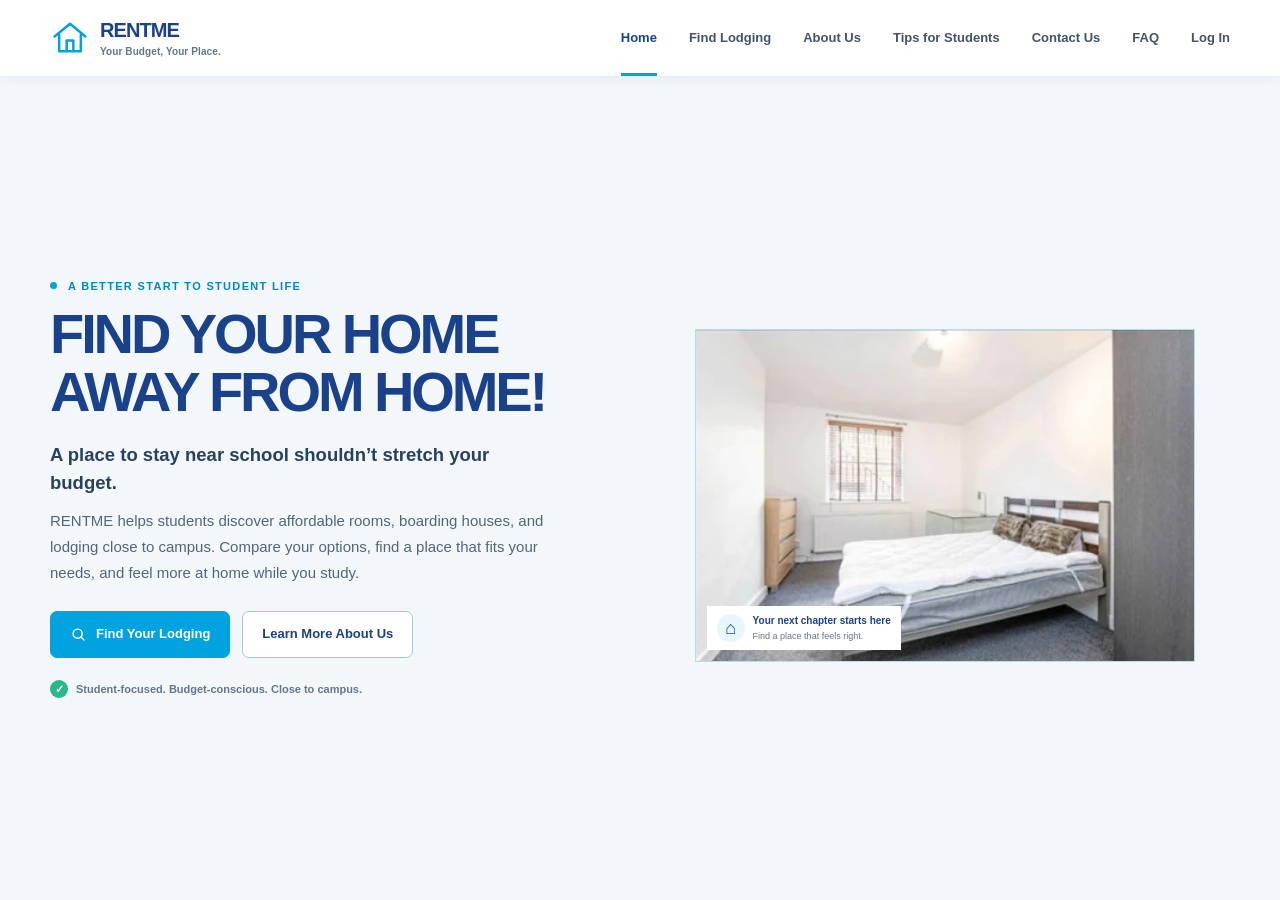
<file: index.html>
<!DOCTYPE html>
<html lang="en">
<head>
    <meta charset="UTF-8">
    <meta name="viewport" content="width=device-width, initial-scale=1.0">
    <meta name="description" content="Find affordable lodging, boarding houses, and rooms near your school with RENTME.">
    <meta name="theme-color" content="#1A428A">
    <title>RENTME | Your Budget, Your Place.</title>
    <link rel="stylesheet" href="style.css">
</head>
<body>
    <a class="skip-link" href="#main-content">Skip to main content</a>
    <header class="site-header">
        <div class="header-inner">
            <a class="brand" href="#home" aria-label="RENTME — Your Budget, Your Place">
                <svg class="brand-icon" viewBox="0 0 48 48" aria-hidden="true">
                    <path d="M5.5 22.2 24 7l18.5 15.2M11 20v20h26V20M20 40V27h8v13" />
                </svg>
                <span class="brand-wordmark">
                    <strong>RENTME</strong>
                    <small>Your Budget, Your Place.</small>
                </span>
            </a>
            <nav class="primary-nav" aria-label="Main navigation">
                <a class="nav-link is-current" href="index.html" aria-current="page">Home</a>
                <a class="nav-link" href="findlodging.html">Find Lodging</a>
                <a class="nav-link" id="owner-rent-nav" href="rent.html" hidden>Rent Out</a>
                <a class="nav-link" href="aboutus.html">About Us</a>
                <a class="nav-link" href="tips.html">Tips for Students</a>
                <a class="nav-link" href="contact.html">Contact Us</a>
                <a class="nav-link" href="faq.html">FAQ</a>
                <a class="nav-link" id="login-nav" href="login.html">Log In</a>
                <a class="nav-link" id="logout-nav" href="index.html" hidden>Log Out</a>
            </nav>
        </div>
    </header>

    <main id="main-content" tabindex="-1">
        <!-- Intro and primary lodging search link -->
        <section class="hero" id="home" aria-labelledby="hero-title">
            <div class="hero-inner">
                <div class="hero-copy">
                    <p class="eyebrow"><span class="eyebrow-dot"></span> A better start to student life</p>
                    <h1 id="hero-title">
                        FIND YOUR HOME<br>
                        AWAY FROM HOME!
                    </h1>
                    <p class="hero-lead">A place to stay near school shouldn’t stretch your budget.</p>
                    <p>RENTME helps students discover affordable rooms, boarding houses, and lodging close to campus. Compare your options, find a place that fits your needs, and feel more at home while you study.</p>
                    <div class="hero-actions">
                        <a class="button button-primary" href="findlodging.html">
                            <svg viewBox="0 0 24 24" aria-hidden="true">
                                <circle cx="10.8" cy="10.8" r="6.4" />
                                <path d="m15.5 15.5 4.2 4.2" />
                            </svg>
                            Find Your Lodging
                        </a>
                        <a class="button button-outline" id="owner-rent-cta" href="rent.html" hidden>List a Room or Unit</a>
                        <a class="button button-outline" href="aboutus.html">Learn More About Us</a>
                    </div>
                    <div class="hero-trust"><span class="trust-check" aria-hidden="true">✓</span> Student-focused. Budget-conscious. Close to campus.</div>
                </div>
                <div class="hero-visual">
                    <img
                        src="homepage-room.webp"
                        alt="Bright bedroom with a bed, window, and natural light"
                        fetchpriority="high"
                    >
                    <div class="photo-caption">
                        <span class="caption-icon" aria-hidden="true">⌂</span>
                        <span>
                            <strong>Your next chapter starts here</strong>
                            <small>Find a place that feels right.</small>
                        </span>
                    </div>
                </div>
            </div>
        </section>

    </main>

    <script src="auth.js"></script>
</body>
</html>
</file>
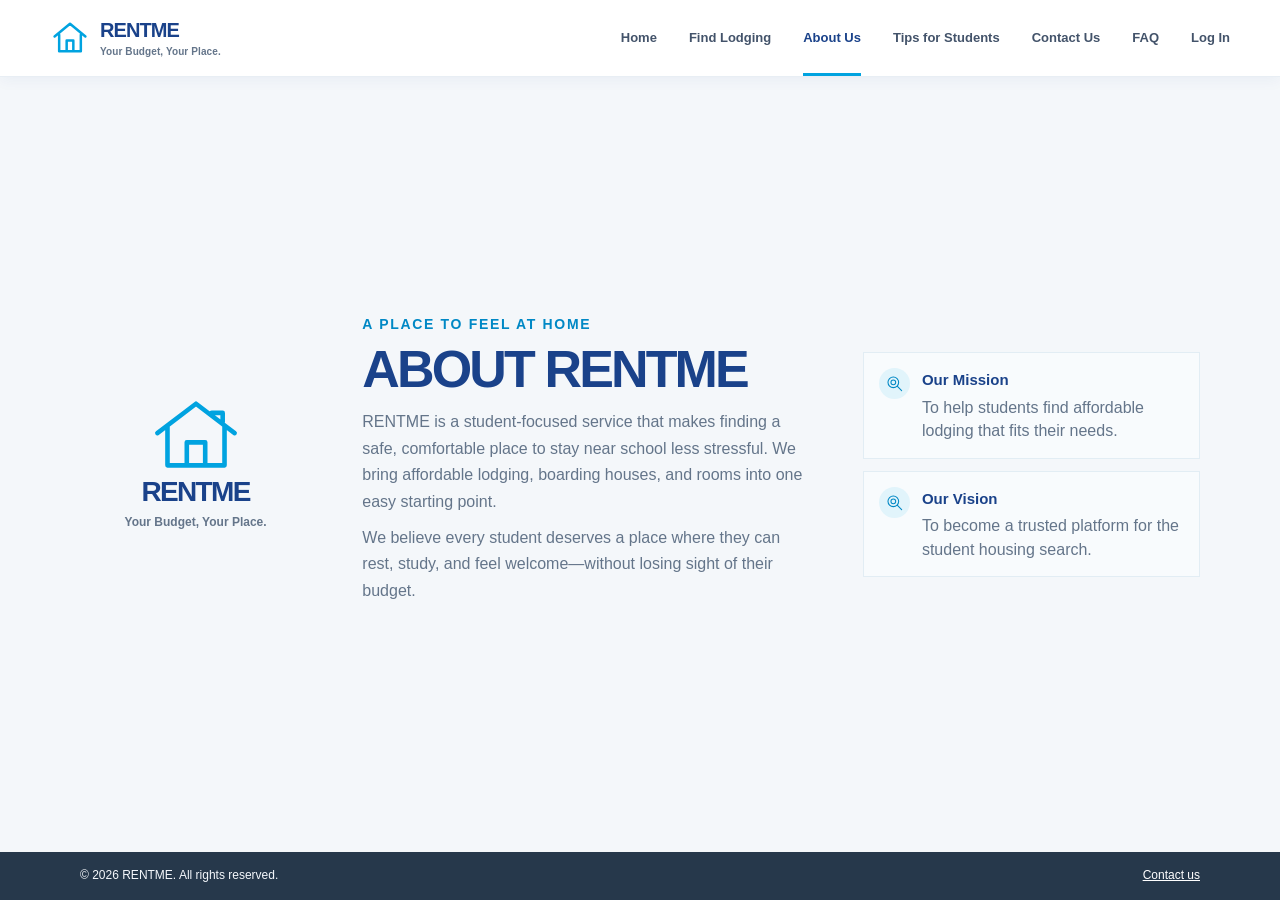
<file: aboutus.html>
<!DOCTYPE html>
<html lang="en">
<head>
    <meta charset="UTF-8">
    <meta name="viewport" content="width=device-width, initial-scale=1.0">
    <meta name="description" content="Learn about RENTME's mission to help students find affordable lodging near school.">
    <meta name="theme-color" content="#1A428A">
    <title>About Us | RENTME</title>
    <link rel="stylesheet" href="style.css">
</head>
<body class="content-page">
    <a class="skip-link" href="#main-content">Skip to main content</a>
    <header class="site-header">
        <div class="header-inner">
            <a class="brand" href="index.html#home" aria-label="RENTME home">
                <svg class="brand-icon" viewBox="0 0 48 48" aria-hidden="true"><path d="M5.5 22.2 24 7l18.5 15.2M11 20v20h26V20M20 40V27h8v13" /></svg>
                <span class="brand-wordmark"><strong>RENTME</strong><small>Your Budget, Your Place.</small></span>
            </a>
            <nav class="primary-nav" aria-label="Main navigation">
                <a class="nav-link" href="index.html">Home</a>
                <a class="nav-link" href="findlodging.html">Find Lodging</a>
                <a class="nav-link" id="owner-rent-nav" href="rent.html" hidden>Rent Out</a>
                <a class="nav-link is-current" href="aboutus.html" aria-current="page">About Us</a>
                <a class="nav-link" href="tips.html">Tips for Students</a>
                <a class="nav-link" href="contact.html">Contact Us</a>
                <a class="nav-link" href="faq.html">FAQ</a>
                <a class="nav-link" id="login-nav" href="login.html">Log In</a>
                <a class="nav-link" id="logout-nav" href="index.html" hidden>Log Out</a>
            </nav>
        </div>
    </header>

    <main id="main-content" tabindex="-1">
        <section class="about-section section-band" aria-labelledby="about-title">
            <div class="section-container about-layout">
                <a class="about-brand" href="index.html#home" aria-label="RENTME home">
                    <svg class="about-house" viewBox="0 0 100 82" aria-hidden="true">
                        <path d="m8 39 42-32 42 32M19 32v42h62V32M40 74V49h20v25M67 17h12v10" />
                    </svg>
                    <strong>RENTME</strong>
                    <span>Your Budget, Your Place.</span>
                </a>
                <div class="about-copy">
                    <p class="eyebrow">A place to feel at home</p>
                    <h1 id="about-title">ABOUT RENTME</h1>
                    <p>RENTME is a student-focused service that makes finding a safe, comfortable place to stay near school less stressful. We bring affordable lodging, boarding houses, and rooms into one easy starting point.</p>
                    <p>We believe every student deserves a place where they can rest, study, and feel welcome—without losing sight of their budget.</p>
                </div>
                <div class="purpose-cards">
                    <article class="purpose-card">
                        <span class="purpose-icon" aria-hidden="true">
                            <svg viewBox="0 0 32 32"><circle cx="14" cy="14" r="9" /><circle cx="14" cy="14" r="4" /><path d="m21 21 7 7" /></svg>
                        </span>
                        <div><h3>Our Mission</h3><p>To help students find affordable lodging that fits their needs.</p></div>
                    </article>
                    <article class="purpose-card">
                        <span class="purpose-icon" aria-hidden="true">
                            <svg viewBox="0 0 32 32"><circle cx="14" cy="14" r="9" /><circle cx="14" cy="14" r="4" /><path d="m21 21 7 7" /></svg>
                        </span>
                        <div><h3>Our Vision</h3><p>To become a trusted platform for the student housing search.</p></div>
                    </article>
                </div>
            </div>
        </section>
    </main>

    <footer class="lodging-footer"><div class="section-container"><span>© 2026 RENTME. All rights reserved.</span><a href="contact.html">Contact us</a></div></footer>
    <script src="auth.js"></script>
</body>
</html>
</file>
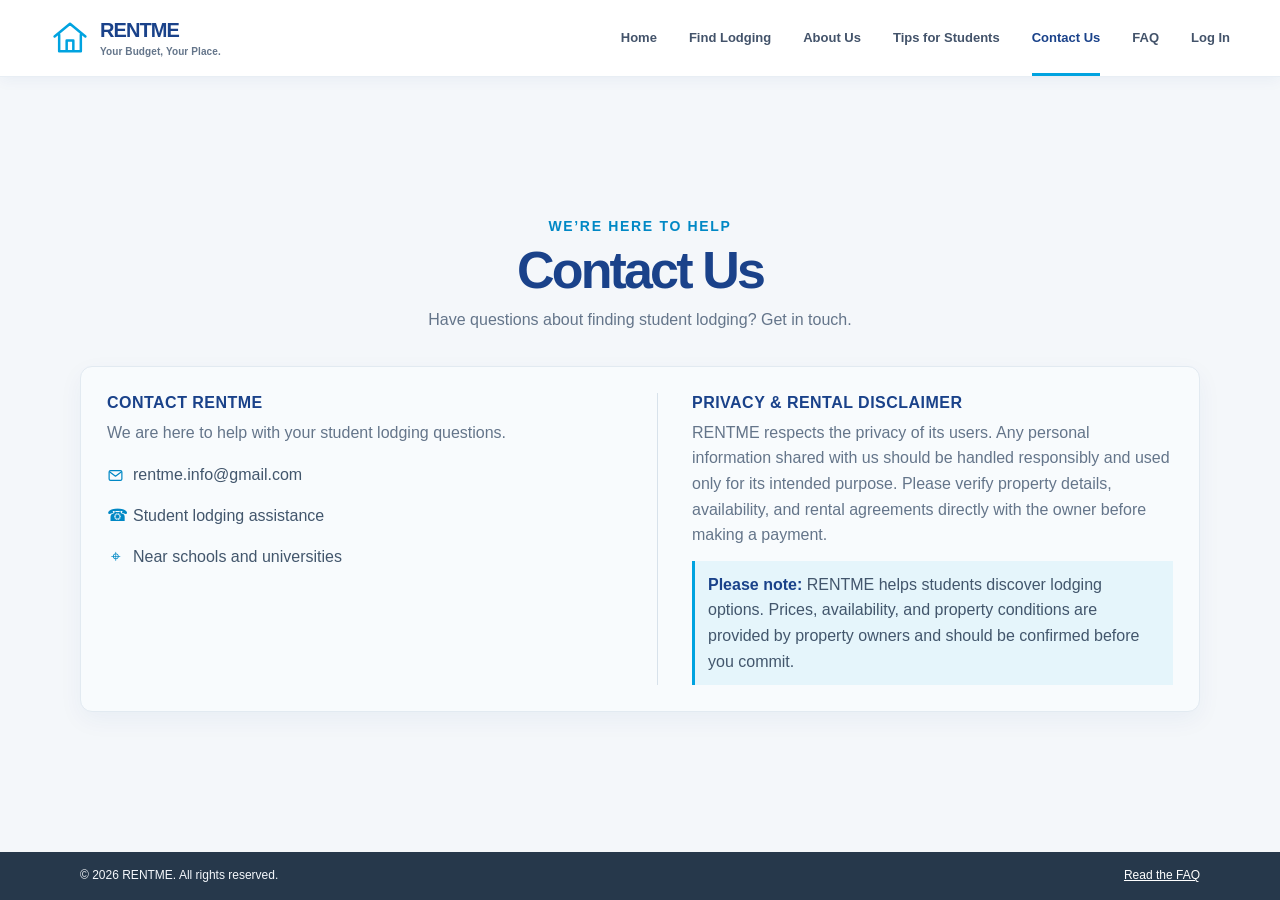
<file: contact.html>
<!DOCTYPE html>
<html lang="en">
<head>
    <meta charset="UTF-8">
    <meta name="viewport" content="width=device-width, initial-scale=1.0">
    <meta name="description" content="Contact RENTME for help with student lodging questions.">
    <meta name="theme-color" content="#1A428A">
    <title>Contact Us | RENTME</title>
    <link rel="stylesheet" href="style.css">
</head>
<body class="content-page">
    <a class="skip-link" href="#main-content">Skip to main content</a>
    <header class="site-header">
        <div class="header-inner">
            <a class="brand" href="index.html#home" aria-label="RENTME home">
                <svg class="brand-icon" viewBox="0 0 48 48" aria-hidden="true"><path d="M5.5 22.2 24 7l18.5 15.2M11 20v20h26V20M20 40V27h8v13" /></svg>
                <span class="brand-wordmark"><strong>RENTME</strong><small>Your Budget, Your Place.</small></span>
            </a>
            <nav class="primary-nav" aria-label="Main navigation">
                <a class="nav-link" href="index.html">Home</a>
                <a class="nav-link" href="findlodging.html">Find Lodging</a>
                <a class="nav-link" id="owner-rent-nav" href="rent.html" hidden>Rent Out</a>
                <a class="nav-link" href="aboutus.html">About Us</a>
                <a class="nav-link" href="tips.html">Tips for Students</a>
                <a class="nav-link is-current" href="contact.html" aria-current="page">Contact Us</a>
                <a class="nav-link" href="faq.html">FAQ</a>
                <a class="nav-link" id="login-nav" href="login.html">Log In</a>
                <a class="nav-link" id="logout-nav" href="index.html" hidden>Log Out</a>
            </nav>
        </div>
    </header>

    <main class="contact-page" id="main-content" tabindex="-1">
        <div class="section-container">
            <header class="standalone-heading">
                <p class="eyebrow">We’re here to help</p>
                <h1>Contact Us</h1>
                <p>Have questions about finding student lodging? Get in touch.</p>
            </header>
            <div class="contact-page-layout">
                <section class="contact-panel" aria-labelledby="contact-title">
                    <h2 id="contact-title">CONTACT RENTME</h2>
                    <p class="footer-intro">We are here to help with your student lodging questions.</p>
                    <a class="contact-line" href="mailto:rentme.info@gmail.com">
                        <svg viewBox="0 0 24 24" aria-hidden="true"><rect x="3" y="5" width="18" height="14" rx="2" /><path d="m4 7 8 6 8-6" /></svg>
                        <span>rentme.info@gmail.com</span>
                    </a>
                    <p class="contact-line"><span class="contact-symbol" aria-hidden="true">☎</span><span>Student lodging assistance</span></p>
                    <p class="contact-line"><span class="contact-symbol" aria-hidden="true">⌖</span><span>Near schools and universities</span></p>
                </section>
                <section class="privacy-block contact-privacy" aria-labelledby="privacy-title">
                    <h2 id="privacy-title">PRIVACY &amp; RENTAL DISCLAIMER</h2>
                    <p>RENTME respects the privacy of its users. Any personal information shared with us should be handled responsibly and used only for its intended purpose. Please verify property details, availability, and rental agreements directly with the owner before making a payment.</p>
                    <p class="terms-note"><strong>Please note:</strong> RENTME helps students discover lodging options. Prices, availability, and property conditions are provided by property owners and should be confirmed before you commit.</p>
                </section>
            </div>
        </div>
    </main>

    <footer class="lodging-footer"><div class="section-container"><span>© 2026 RENTME. All rights reserved.</span><a href="faq.html">Read the FAQ</a></div></footer>
    <script src="auth.js"></script>
</body>
</html>
</file>
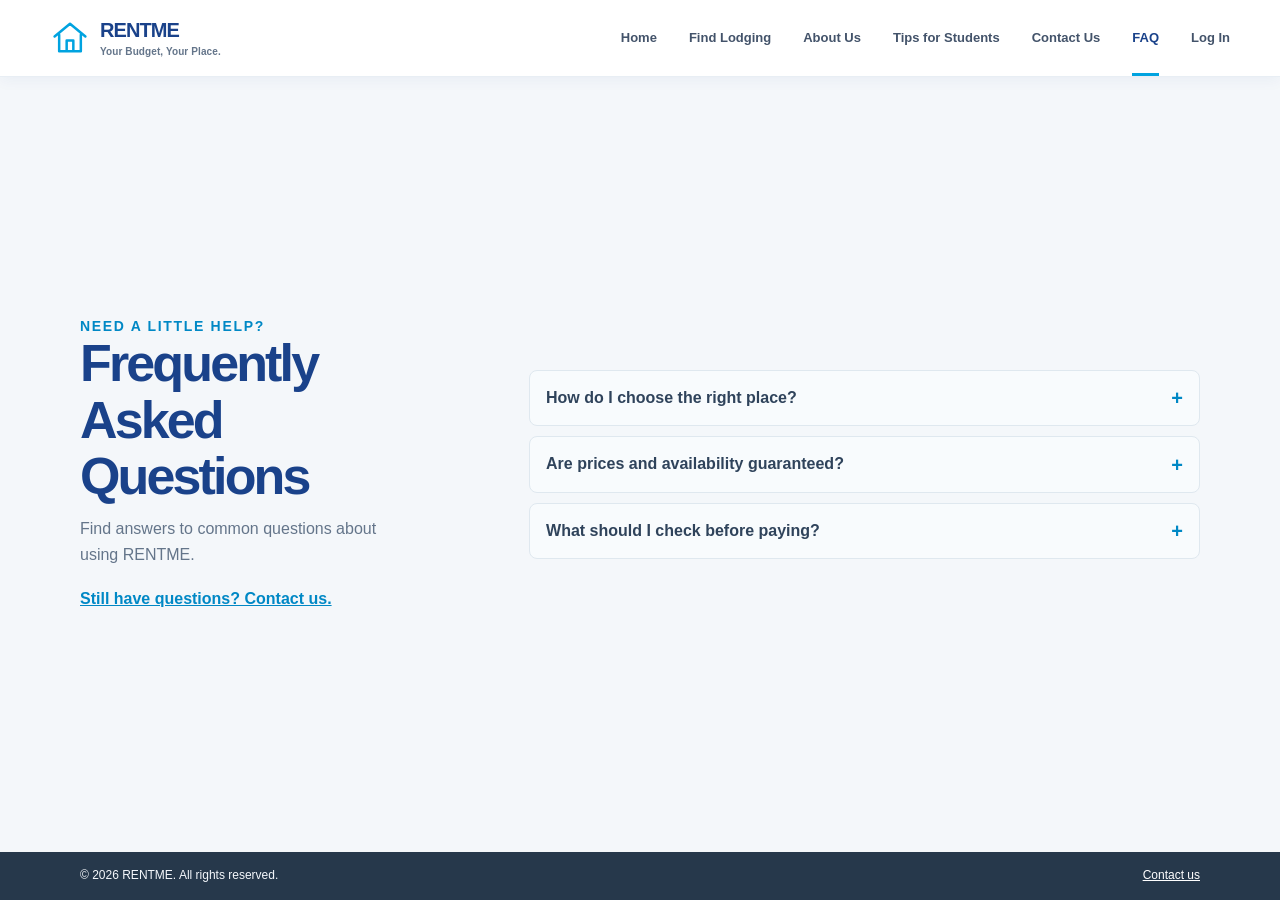
<file: faq.html>
<!DOCTYPE html>
<html lang="en">
<head>
    <meta charset="UTF-8">
    <meta name="viewport" content="width=device-width, initial-scale=1.0">
    <meta name="description" content="Answers to common questions about using RENTME to find student lodging.">
    <meta name="theme-color" content="#1A428A">
    <title>FAQ | RENTME</title>
    <link rel="stylesheet" href="style.css">
</head>
<body class="content-page">
    <a class="skip-link" href="#main-content">Skip to main content</a>
    <header class="site-header">
        <div class="header-inner">
            <a class="brand" href="index.html#home" aria-label="RENTME home">
                <svg class="brand-icon" viewBox="0 0 48 48" aria-hidden="true"><path d="M5.5 22.2 24 7l18.5 15.2M11 20v20h26V20M20 40V27h8v13" /></svg>
                <span class="brand-wordmark"><strong>RENTME</strong><small>Your Budget, Your Place.</small></span>
            </a>
            <nav class="primary-nav" aria-label="Main navigation">
                <a class="nav-link" href="index.html">Home</a>
                <a class="nav-link" href="findlodging.html">Find Lodging</a>
                <a class="nav-link" id="owner-rent-nav" href="rent.html" hidden>Rent Out</a>
                <a class="nav-link" href="aboutus.html">About Us</a>
                <a class="nav-link" href="tips.html">Tips for Students</a>
                <a class="nav-link" href="contact.html">Contact Us</a>
                <a class="nav-link is-current" href="faq.html" aria-current="page">FAQ</a>
                <a class="nav-link" id="login-nav" href="login.html">Log In</a>
                <a class="nav-link" id="logout-nav" href="index.html" hidden>Log Out</a>
            </nav>
        </div>
    </header>

    <main class="faq-page" id="main-content" tabindex="-1">
        <div class="section-container faq-page-layout">
            <header class="faq-intro">
                <p class="eyebrow">Need a little help?</p>
                <h1>Frequently Asked Questions</h1>
                <p>Find answers to common questions about using RENTME.</p>
                <a href="contact.html">Still have questions? Contact us.</a>
            </header>
            <section class="faq-list" aria-label="Frequently asked questions">
                <details>
                    <summary>How do I choose the right place?</summary>
                    <p>Compare your budget, location, facilities, and rental terms. Visit the property before making a decision.</p>
                </details>
                <details>
                    <summary>Are prices and availability guaranteed?</summary>
                    <p>No. Confirm current prices, availability, and property details directly with the owner.</p>
                </details>
                <details>
                    <summary>What should I check before paying?</summary>
                    <p>Review the rental agreement, included costs, and property conditions, and verify the owner before sending payment.</p>
                </details>
            </section>
        </div>
    </main>

    <footer class="lodging-footer"><div class="section-container"><span>© 2026 RENTME. All rights reserved.</span><a href="contact.html">Contact us</a></div></footer>
    <script src="auth.js"></script>
</body>
</html>
</file>
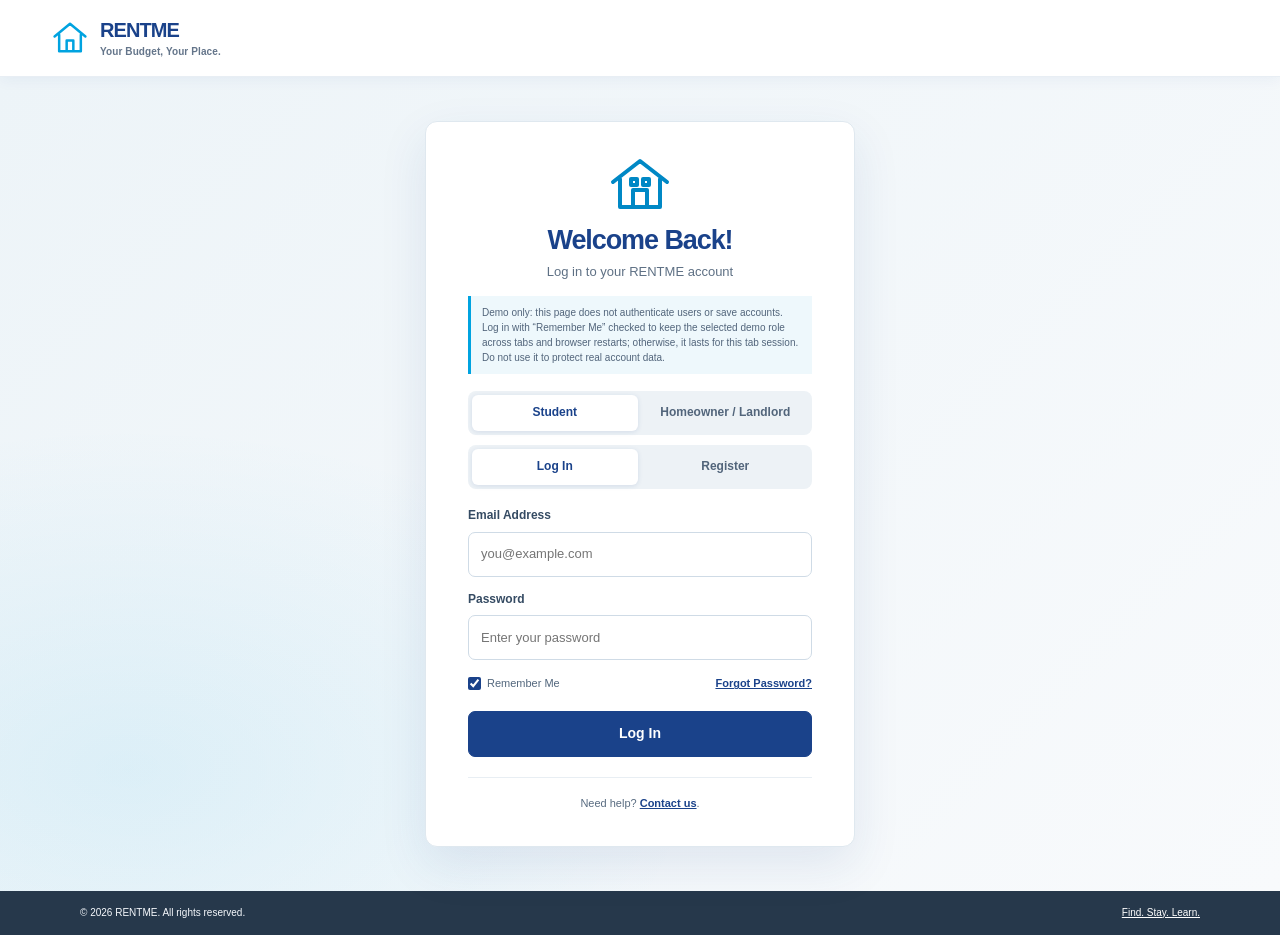
<file: findlodging.html>
<!DOCTYPE html>
<html lang="en">
<head>
    <meta charset="UTF-8">
    <meta name="viewport" content="width=device-width, initial-scale=1.0">
    <meta name="description" content="Search affordable student rooms, dormitories, and apartments near your school with RENTME.">
    <meta name="theme-color" content="#1A428A">
    <title>Find Lodging | RENTME</title>
    <link rel="stylesheet" href="style.css?v=3">
</head>
<body>
    <a class="skip-link" href="#main-content">Skip to main content</a>
    <header class="site-header">
        <div class="header-inner">
            <a class="brand" href="index.html#home" aria-label="RENTME home">
                <svg class="brand-icon" viewBox="0 0 48 48" aria-hidden="true">
                    <path d="M5.5 22.2 24 7l18.5 15.2M11 20v20h26V20M20 40V27h8v13" />
                </svg>
                <span class="brand-wordmark">
                    <strong>RENTME</strong>
                    <small>Your Budget, Your Place.</small>
                </span>
            </a>
            <nav class="primary-nav" aria-label="Main navigation">
                <a class="nav-link" href="index.html">Home</a>
                <a class="nav-link is-current" href="findlodging.html" aria-current="page">Find Lodging</a>
                <a class="nav-link" id="owner-rent-nav" href="rent.html" hidden>Rent Out</a>
                <a class="nav-link" href="aboutus.html">About Us</a>
                <a class="nav-link" href="tips.html">Tips for Students</a>
                <a class="nav-link" href="contact.html">Contact Us</a>
                <a class="nav-link" href="faq.html">FAQ</a>
                <a class="nav-link" id="login-nav" href="login.html">Log In</a>
                <a class="nav-link" id="logout-nav" href="index.html" hidden>Log Out</a>
            </nav>
        </div>
    </header>

    <main id="main-content" tabindex="-1" data-authenticated-only hidden>
        <section class="lodging-page" aria-labelledby="lodging-title">
            <div class="section-container">
                <header class="lodging-heading">
                    <p class="eyebrow">A place that fits your student life</p>
                    <h1 id="lodging-title">Find Your Perfect Stay</h1>
                    <p>Search affordable rooms close to school and the things you need every day.</p>
                </header>

                <form class="lodging-search" id="lodging-search">
                    <label class="search-field">
                        <span>Location</span>
                        <select name="location" aria-label="Choose a location">
                            <option value="">All locations</option>
                            <option value="mandaue city">Mandaue City</option>
                            <option value="maguikay">Maguikay</option>
                            <option value="near uclm">Near UCLM</option>
                        </select>
                    </label>
                    <label class="search-field">
                        <span>Check-in</span>
                        <input type="date" name="checkin" aria-label="Check-in date">
                    </label>
                    <label class="search-field">
                        <span>Check-out</span>
                        <input type="date" name="checkout" aria-label="Check-out date">
                    </label>
                    <button class="button button-primary search-submit" type="submit">Search</button>
                </form>

                <div class="lodging-layout">
                    <aside class="lodging-filters" aria-label="Filter lodging">
                        <h2>Filters</h2>
                        <fieldset>
                            <legend>Price Range</legend>
                            <label><input type="checkbox" name="price" value="0-3000" form="lodging-search"> ₱1,000 – ₱3,000</label>
                            <label><input type="checkbox" name="price" value="3001-5000" form="lodging-search"> ₱3,001 – ₱5,000</label>
                            <label><input type="checkbox" name="price" value="5001-99999" form="lodging-search"> ₱5,001+</label>
                        </fieldset>
                        <fieldset>
                            <legend>Room Type</legend>
                            <label><input type="checkbox" name="type" value="single" form="lodging-search"> Single Room</label>
                            <label><input type="checkbox" name="type" value="shared" form="lodging-search"> Shared Room</label>
                            <label><input type="checkbox" name="type" value="unit" form="lodging-search"> Unit / Apartment</label>
                        </fieldset>
                        <fieldset>
                            <legend>Amenities</legend>
                            <label><input type="checkbox" name="amenity" value="wifi" form="lodging-search"> Wi-Fi</label>
                            <label><input type="checkbox" name="amenity" value="ac" form="lodging-search"> AC</label>
                            <label><input type="checkbox" name="amenity" value="laundry" form="lodging-search"> Laundry</label>
                        </fieldset>
                        <button class="clear-filters" type="reset" form="lodging-search">Clear filters</button>
                    </aside>

                    <div class="lodging-results" aria-live="polite">
                        <p class="results-count" id="results-count">9 places to explore</p>
                        <article class="lodging-card" data-listing-id="student-dormitory" data-location="near uclm" data-map-query="Near UCLM, Cebu, Philippines" data-price="2500" data-type="shared" data-amenities="wifi laundry">
                            <img src="student-dormitory.png" alt="Empty, freshly painted room with a window" loading="lazy">
                            <div class="lodging-card-copy">
                                <div class="lodging-card-title">
                                    <div>
                                        <h2>Student Dormitory</h2>
                                        <p class="listing-location"><span aria-hidden="true">⌖</span> Near UCLM</p>
                                        <p class="listing-rating" aria-label="Rated 4.5 out of 5">★★★★★ <span>(4.5)</span></p>
                                    </div>
                                    <p class="listing-price">₱2,500 <span>/mo</span></p>
                                </div>
                                <div class="listing-actions">
                                    <button class="reserve-room-button" type="button">Request to Rent</button>
                                    <button class="reserve-listing-button" type="button">Reserve</button>
                                    <button class="listing-details-button" type="button">View Details</button>
                                </div>
                            </div>
                        </article>
                        <article class="lodging-card" data-listing-id="cozy-room" data-location="mandaue city" data-map-query="Mandaue City, Cebu, Philippines" data-price="3000" data-type="single" data-amenities="wifi ac">
                            <img src="cozy-room.jpeg" alt="Bright empty bedroom with an attic ceiling and wood floors" loading="lazy">
                            <div class="lodging-card-copy">
                                <div class="lodging-card-title">
                                    <div>
                                        <h2>Cozy Room</h2>
                                        <p class="listing-location"><span aria-hidden="true">⌖</span> Mandaue City</p>
                                        <p class="listing-rating" aria-label="Rated 4.3 out of 5">★★★★★ <span>(4.3)</span></p>
                                    </div>
                                    <p class="listing-price">₱3,000 <span>/mo</span></p>
                                </div>
                                <div class="listing-actions">
                                    <button class="reserve-room-button" type="button">Request to Rent</button>
                                    <button class="reserve-listing-button" type="button">Reserve</button>
                                    <button class="listing-details-button" type="button">View Details</button>
                                </div>
                            </div>
                        </article>
                        <article class="lodging-card" data-listing-id="affordable-stay" data-location="maguikay" data-map-query="Maguikay, Mandaue City, Cebu, Philippines" data-price="3200" data-type="single" data-amenities="wifi laundry">
                            <img src="affordable-stay.png" alt="Empty room with hardwood floors and large windows" loading="lazy">
                            <div class="lodging-card-copy">
                                <div class="lodging-card-title">
                                    <div>
                                        <h2>Affordable Stay</h2>
                                        <p class="listing-location"><span aria-hidden="true">⌖</span> Maguikay</p>
                                        <p class="listing-rating" aria-label="Rated 4.2 out of 5">★★★★★ <span>(4.2)</span></p>
                                    </div>
                                    <p class="listing-price">₱3,200 <span>/mo</span></p>
                                </div>
                                <div class="listing-actions">
                                    <button class="reserve-room-button" type="button">Request to Rent</button>
                                    <button class="reserve-listing-button" type="button">Reserve</button>
                                    <button class="listing-details-button" type="button">View Details</button>
                                </div>
                            </div>
                        </article>
                        <article class="lodging-card" data-listing-id="campus-view-room" data-location="near uclm" data-map-query="Near UCLM, Cebu, Philippines" data-price="2800" data-type="single" data-amenities="wifi ac">
                            <img src="cozy-room.jpeg" alt="Bright furnished room near the campus" loading="lazy">
                            <div class="lodging-card-copy">
                                <div class="lodging-card-title"><div><h2>Campus View Room</h2><p class="listing-location"><span aria-hidden="true">⌖</span> Near UCLM</p><p class="listing-rating" aria-label="Rated 4.6 out of 5">★★★★★ <span>(4.6)</span></p></div><p class="listing-price">₱2,800 <span>/mo</span></p></div>
                                <div class="listing-actions"><button class="reserve-room-button" type="button">Request to Rent</button><button class="reserve-listing-button" type="button">Reserve</button><button class="listing-details-button" type="button">View Details</button></div>
                            </div>
                        </article>
                        <article class="lodging-card" data-listing-id="green-haven-dorm" data-location="mandaue city" data-map-query="Mandaue City, Cebu, Philippines" data-price="2200" data-type="shared" data-amenities="wifi laundry">
                            <img src="student-dormitory.png" alt="Clean shared student dormitory room" loading="lazy">
                            <div class="lodging-card-copy">
                                <div class="lodging-card-title"><div><h2>Green Haven Dorm</h2><p class="listing-location"><span aria-hidden="true">⌖</span> Mandaue City</p><p class="listing-rating" aria-label="Rated 4.4 out of 5">★★★★★ <span>(4.4)</span></p></div><p class="listing-price">₱2,200 <span>/mo</span></p></div>
                                <div class="listing-actions"><button class="reserve-room-button" type="button">Request to Rent</button><button class="reserve-listing-button" type="button">Reserve</button><button class="listing-details-button" type="button">View Details</button></div>
                            </div>
                        </article>
                        <article class="lodging-card" data-listing-id="maguikay-studio" data-location="maguikay" data-map-query="Maguikay, Mandaue City, Cebu, Philippines" data-price="5200" data-type="unit" data-amenities="wifi ac laundry">
                            <img src="affordable-stay.png" alt="Spacious studio unit with natural light" loading="lazy">
                            <div class="lodging-card-copy">
                                <div class="lodging-card-title"><div><h2>Maguikay Studio</h2><p class="listing-location"><span aria-hidden="true">⌖</span> Maguikay</p><p class="listing-rating" aria-label="Rated 4.7 out of 5">★★★★★ <span>(4.7)</span></p></div><p class="listing-price">₱5,200 <span>/mo</span></p></div>
                                <div class="listing-actions"><button class="reserve-room-button" type="button">Request to Rent</button><button class="reserve-listing-button" type="button">Reserve</button><button class="listing-details-button" type="button">View Details</button></div>
                            </div>
                        </article>
                        <article class="lodging-card" data-listing-id="scholars-space" data-location="near uclm" data-map-query="Near UCLM, Cebu, Philippines" data-price="3500" data-type="shared" data-amenities="wifi ac laundry">
                            <img src="cozy-room.jpeg" alt="Comfortable shared room for students" loading="lazy">
                            <div class="lodging-card-copy">
                                <div class="lodging-card-title"><div><h2>Scholar's Space</h2><p class="listing-location"><span aria-hidden="true">⌖</span> Near UCLM</p><p class="listing-rating" aria-label="Rated 4.8 out of 5">★★★★★ <span>(4.8)</span></p></div><p class="listing-price">₱3,500 <span>/mo</span></p></div>
                                <div class="listing-actions"><button class="reserve-room-button" type="button">Request to Rent</button><button class="reserve-listing-button" type="button">Reserve</button><button class="listing-details-button" type="button">View Details</button></div>
                            </div>
                        </article>
                        <article class="lodging-card" data-listing-id="quiet-corner" data-location="mandaue city" data-map-query="Mandaue City, Cebu, Philippines" data-price="4200" data-type="single" data-amenities="wifi ac">
                            <img src="homepage-room.webp" alt="Quiet private room with natural daylight" loading="lazy">
                            <div class="lodging-card-copy">
                                <div class="lodging-card-title"><div><h2>Quiet Corner</h2><p class="listing-location"><span aria-hidden="true">⌖</span> Mandaue City</p><p class="listing-rating" aria-label="Rated 4.5 out of 5">★★★★★ <span>(4.5)</span></p></div><p class="listing-price">₱4,200 <span>/mo</span></p></div>
                                <div class="listing-actions"><button class="reserve-room-button" type="button">Request to Rent</button><button class="reserve-listing-button" type="button">Reserve</button><button class="listing-details-button" type="button">View Details</button></div>
                            </div>
                        </article>
                        <article class="lodging-card" data-listing-id="budget-bunks" data-location="maguikay" data-map-query="Maguikay, Mandaue City, Cebu, Philippines" data-price="1800" data-type="shared" data-amenities="wifi laundry">
                            <img src="student-dormitory.png" alt="Affordable shared bunk room" loading="lazy">
                            <div class="lodging-card-copy">
                                <div class="lodging-card-title"><div><h2>Budget Bunks</h2><p class="listing-location"><span aria-hidden="true">⌖</span> Maguikay</p><p class="listing-rating" aria-label="Rated 4.1 out of 5">★★★★★ <span>(4.1)</span></p></div><p class="listing-price">₱1,800 <span>/mo</span></p></div>
                                <div class="listing-actions"><button class="reserve-room-button" type="button">Request to Rent</button><button class="reserve-listing-button" type="button">Reserve</button><button class="listing-details-button" type="button">View Details</button></div>
                            </div>
                        </article>
                        <p class="no-results" id="no-results" hidden>No places match those filters. Try changing your search.</p>
                        <nav class="lodging-pagination" id="lodging-pagination" aria-label="Lodging result pages"></nav>
                    </div>
                </div>
            </div>
        </section>
    </main>

    <dialog class="map-dialog" id="location-dialog" aria-labelledby="map-dialog-title">
        <div class="map-dialog-content">
            <header class="map-dialog-header">
                <div>
                    <p class="eyebrow">Approximate area</p>
                    <h2 id="map-dialog-title">Listing location</h2>
                </div>
                <button class="map-dialog-close" type="button" aria-label="Close map">&times;</button>
            </header>
            <p class="map-location-description" id="map-location-description"></p>
            <iframe id="location-map" title="Map showing the approximate listing area" loading="lazy" referrerpolicy="no-referrer-when-downgrade" allowfullscreen></iframe>
            <footer class="map-dialog-actions">
                <a id="open-map-link" href="#" target="_blank" rel="noopener noreferrer">Open in Google Maps ↗</a>
                <a id="inquire-link" href="mailto:rentme.info@gmail.com">Ask about this place</a>
            </footer>
        </div>
    </dialog>

    <dialog class="map-dialog reservation-dialog" id="reservation-dialog" aria-labelledby="reservation-dialog-title">
        <div class="map-dialog-content">
            <header class="map-dialog-header">
                <div>
                    <p class="eyebrow" id="reservation-intent-label">Rental request</p>
                    <h2 id="reservation-dialog-title">Request to Rent</h2>
                </div>
                <button class="map-dialog-close" type="button" aria-label="Close reservation form">&times;</button>
            </header>
            <p class="reservation-listing" id="reservation-listing"></p>
            <p class="reservation-disclaimer" id="reservation-disclaimer">Send a rental request to the RENTME team. It is not confirmed until the property owner confirms availability and terms.</p>
            <form class="reservation-form" id="reservation-form">
                <label class="reservation-field">
                    What do you want to rent?
                    <select name="propertyType" required>
                        <option value="Room">Room</option>
                        <option value="Unit / apartment">Unit / apartment</option>
                    </select>
                </label>
                <label class="reservation-field">
                    Full name
                    <input type="text" name="name" autocomplete="name" required>
                </label>
                <label class="reservation-field">
                    Email address
                    <input type="email" name="email" autocomplete="email" required>
                </label>
                <div class="reservation-dates">
                    <label class="reservation-field">
                        Move-in date
                        <input type="date" name="checkin" id="reservation-checkin" required>
                    </label>
                    <label class="reservation-field">
                        Move-out date
                        <input type="date" name="checkout" id="reservation-checkout" required>
                    </label>
                </div>
                <button class="reserve-submit" id="reservation-submit" type="submit">Prepare Rental Request</button>
            </form>
            <p class="reservation-status" id="reservation-status" aria-live="polite"></p>
            <a class="reservation-email-link" id="reservation-email-link" href="#" hidden>Open your email to send the request</a>
        </div>
    </dialog>

    <footer class="lodging-footer">
        <div class="section-container">
            <span>© 2026 RENTME. All rights reserved.</span>
            <a href="index.html#contact">Need help? Contact us</a>
        </div>
    </footer>

    <script>
        const searchForm = document.querySelector("#lodging-search");
        const cards = [...document.querySelectorAll(".lodging-card")];
        const resultsCount = document.querySelector("#results-count");
        const noResults = document.querySelector("#no-results");
        const locationDialog = document.querySelector("#location-dialog");
        const mapDialogTitle = document.querySelector("#map-dialog-title");
        const mapLocationDescription = document.querySelector("#map-location-description");
        const locationMap = document.querySelector("#location-map");
        const openMapLink = document.querySelector("#open-map-link");
        const inquireLink = document.querySelector("#inquire-link");
        const reservationDialog = document.querySelector("#reservation-dialog");
        const reservationDialogTitle = document.querySelector("#reservation-dialog-title");
        const reservationIntentLabel = document.querySelector("#reservation-intent-label");
        const reservationDisclaimer = document.querySelector("#reservation-disclaimer");
        const reservationForm = document.querySelector("#reservation-form");
        const reservationSubmit = document.querySelector("#reservation-submit");
        const reservationListing = document.querySelector("#reservation-listing");
        const reservationCheckin = document.querySelector("#reservation-checkin");
        const reservationCheckout = document.querySelector("#reservation-checkout");
        const reservationStatus = document.querySelector("#reservation-status");
        const reservationEmailLink = document.querySelector("#reservation-email-link");
        const unavailableListingIds = new Set(
            cards
                .filter((card) => localStorage.getItem(`rentme-unavailable-${card.dataset.listingId}`) === "true")
                .map((card) => card.dataset.listingId)
        );
        const pagination = document.querySelector("#lodging-pagination");
        const pageSize = 3;
        let currentPage = 1;
        let reservationIntent = "rental";
        let selectedListingCard = null;

        function renderPagination(totalMatches) {
            const pageCount = Math.ceil(totalMatches / pageSize);
            if (pageCount <= 1) {
                pagination.innerHTML = "";
                return;
            }

            let markup = `<button type="button" data-page="${currentPage - 1}" ${currentPage === 1 ? "disabled" : ""} aria-label="Previous page">Previous</button>`;
            for (let page = 1; page <= pageCount; page += 1) {
                markup += `<button type="button" data-page="${page}" ${page === currentPage ? 'class="is-current" aria-current="page"' : ""}>${page}</button>`;
            }
            markup += `<button type="button" data-page="${currentPage + 1}" ${currentPage === pageCount ? "disabled" : ""} aria-label="Next page">Next</button>`;
            pagination.innerHTML = markup;
        }

        function filterLodging() {
            const formData = new FormData(searchForm);
            const location = String(formData.get("location") || "").toLowerCase();
            const prices = formData.getAll("price").map(String);
            const types = formData.getAll("type").map(String);
            const amenities = formData.getAll("amenity").map(String);
            const matchingCards = [];

            for (const card of cards) {
                const price = Number(card.dataset.price);
                const matchesPrice = prices.length === 0 || prices.some((range) => {
                    const [minimum, maximum] = range.split("-").map(Number);
                    return price >= minimum && price <= maximum;
                });
                const cardAmenities = card.dataset.amenities.split(" ");
                const matches = !unavailableListingIds.has(card.dataset.listingId)
                    && (!location || card.dataset.location.includes(location))
                    && matchesPrice
                    && (types.length === 0 || types.includes(card.dataset.type))
                    && amenities.every((amenity) => cardAmenities.includes(amenity));

                if (matches) matchingCards.push(card);
            }

            const visibleCount = matchingCards.length;
            const pageCount = Math.ceil(visibleCount / pageSize);
            currentPage = Math.min(currentPage, Math.max(1, pageCount));
            const pageStart = (currentPage - 1) * pageSize;
            const pageEnd = pageStart + pageSize;

            for (const card of cards) {
                const cardIndex = matchingCards.indexOf(card);
                card.hidden = cardIndex < 0 || cardIndex < pageStart || cardIndex >= pageEnd;
            }

            resultsCount.textContent = `${visibleCount} ${visibleCount === 1 ? "place" : "places"} to explore`;
            noResults.hidden = visibleCount > 0;
            renderPagination(visibleCount);
        }

        searchForm.addEventListener("submit", (event) => {
            event.preventDefault();
            currentPage = 1;
            filterLodging();
        });
        searchForm.addEventListener("change", () => {
            currentPage = 1;
            filterLodging();
        });
        document.querySelector(".lodging-filters").addEventListener("change", () => {
            currentPage = 1;
            filterLodging();
        });
        searchForm.addEventListener("reset", () => {
            currentPage = 1;
            requestAnimationFrame(filterLodging);
        });
        pagination.addEventListener("click", (event) => {
            const button = event.target.closest("button[data-page]");
            if (!button || button.disabled) return;
            currentPage = Number(button.dataset.page);
            filterLodging();
            document.querySelector(".lodging-results").scrollIntoView({ behavior: "smooth", block: "start" });
        });
        filterLodging();

        document.querySelector(".lodging-results").addEventListener("click", (event) => {
            const button = event.target.closest(".listing-details-button");
            if (!button) return;

            const card = button.closest(".lodging-card");
            const listingName = card.querySelector("h2").textContent;
            const mapQuery = card.dataset.mapQuery;
            const encodedQuery = encodeURIComponent(mapQuery);
            const mapSearchUrl = `https://www.google.com/maps/search/?api=1&query=${encodedQuery}`;

            mapDialogTitle.textContent = `${listingName} Location`;
            mapLocationDescription.textContent = mapQuery;
            locationMap.src = `https://maps.google.com/maps?q=${encodedQuery}&output=embed`;
            openMapLink.href = mapSearchUrl;
            inquireLink.href = `mailto:rentme.info@gmail.com?subject=${encodeURIComponent(`${listingName} inquiry`)}`;
            locationDialog.showModal();
        });

        document.querySelector(".lodging-results").addEventListener("click", (event) => {
            const button = event.target.closest(".reserve-room-button, .reserve-listing-button");
            if (!button) return;

            const card = button.closest(".lodging-card");
            selectedListingCard = card;
            const listingName = card.querySelector("h2").textContent;
            const price = card.querySelector(".listing-price").textContent.trim();
            const today = new Date(Date.now() - new Date().getTimezoneOffset() * 60000).toISOString().slice(0, 10);
            reservationIntent = button.classList.contains("reserve-listing-button") ? "reservation" : "rental";

            reservationIntentLabel.textContent = reservationIntent === "reservation" ? "Reservation request" : "Rental request";
            reservationDialogTitle.textContent = reservationIntent === "reservation" ? "Reserve a Room" : "Request to Rent";
            reservationDisclaimer.textContent = reservationIntent === "reservation"
                ? "Send a reservation request to the RENTME team. It is not confirmed until the property owner confirms availability and terms."
                : "Send a rental request to the RENTME team. It is not confirmed until the property owner confirms availability and terms.";
            reservationSubmit.textContent = reservationIntent === "reservation"
                ? "Prepare Reservation Request"
                : "Prepare Rental Request";

            reservationForm.reset();
            reservationListing.textContent = `${listingName} — ${price}`;
            reservationStatus.textContent = "";
            reservationEmailLink.hidden = true;
            reservationEmailLink.removeAttribute("href");
            reservationCheckin.min = today;
            reservationCheckout.min = today;
            reservationDialog.showModal();
        });

        reservationCheckin.addEventListener("change", () => {
            reservationCheckout.min = reservationCheckin.value || reservationCheckin.min;
            if (reservationCheckout.value && reservationCheckout.value <= reservationCheckin.value) {
                reservationCheckout.value = "";
            }
        });

        reservationForm.addEventListener("submit", (event) => {
            event.preventDefault();
            reservationCheckout.setCustomValidity(
                reservationCheckout.value <= reservationCheckin.value ? "Check-out must be after check-in." : ""
            );
            if (!reservationForm.reportValidity()) return;

            const formData = new FormData(reservationForm);
            const listing = reservationListing.textContent;
            const requestType = reservationIntent === "reservation" ? "Reservation" : "Rental";
            const subject = `${requestType} request: ${listing}`;
            const body = [
                `Listing: ${listing}`,
                `Request type: ${requestType}`,
                `Rental type: ${formData.get("propertyType")}`,
                `Name: ${formData.get("name")}`,
                `Email: ${formData.get("email")}`,
                `Move-in date: ${formData.get("checkin")}`,
                `Move-out date: ${formData.get("checkout")}`
            ].join("\n");

            reservationEmailLink.href = `mailto:rentme.infos@gmail.com?subject=${encodeURIComponent(subject)}&body=${encodeURIComponent(body)}`;
            reservationEmailLink.hidden = false;
            reservationStatus.textContent = `Your ${requestType.toLowerCase()} request is ready. Open your email to send it to RENTME.`;
            if (reservationIntent === "rental" && selectedListingCard) {
                const listingId = selectedListingCard.dataset.listingId;
                localStorage.setItem(`rentme-unavailable-${listingId}`, "true");
                unavailableListingIds.add(listingId);
                filterLodging();
                reservationStatus.textContent += " This place is now hidden from your results on this device; the request is not confirmed until the owner responds.";
            }
            reservationEmailLink.focus();
        });

        reservationEmailLink.addEventListener("click", () => reservationDialog.close());

        locationDialog.querySelector(".map-dialog-close").addEventListener("click", () => locationDialog.close());
        locationDialog.addEventListener("click", (event) => {
            if (event.target === locationDialog) locationDialog.close();
        });
        reservationDialog.querySelector(".map-dialog-close").addEventListener("click", () => reservationDialog.close());
        reservationDialog.addEventListener("click", (event) => {
            if (event.target === reservationDialog) reservationDialog.close();
        });
        filterLodging();
    </script>
    <script src="auth.js"></script>
</body>
</html>
</file>
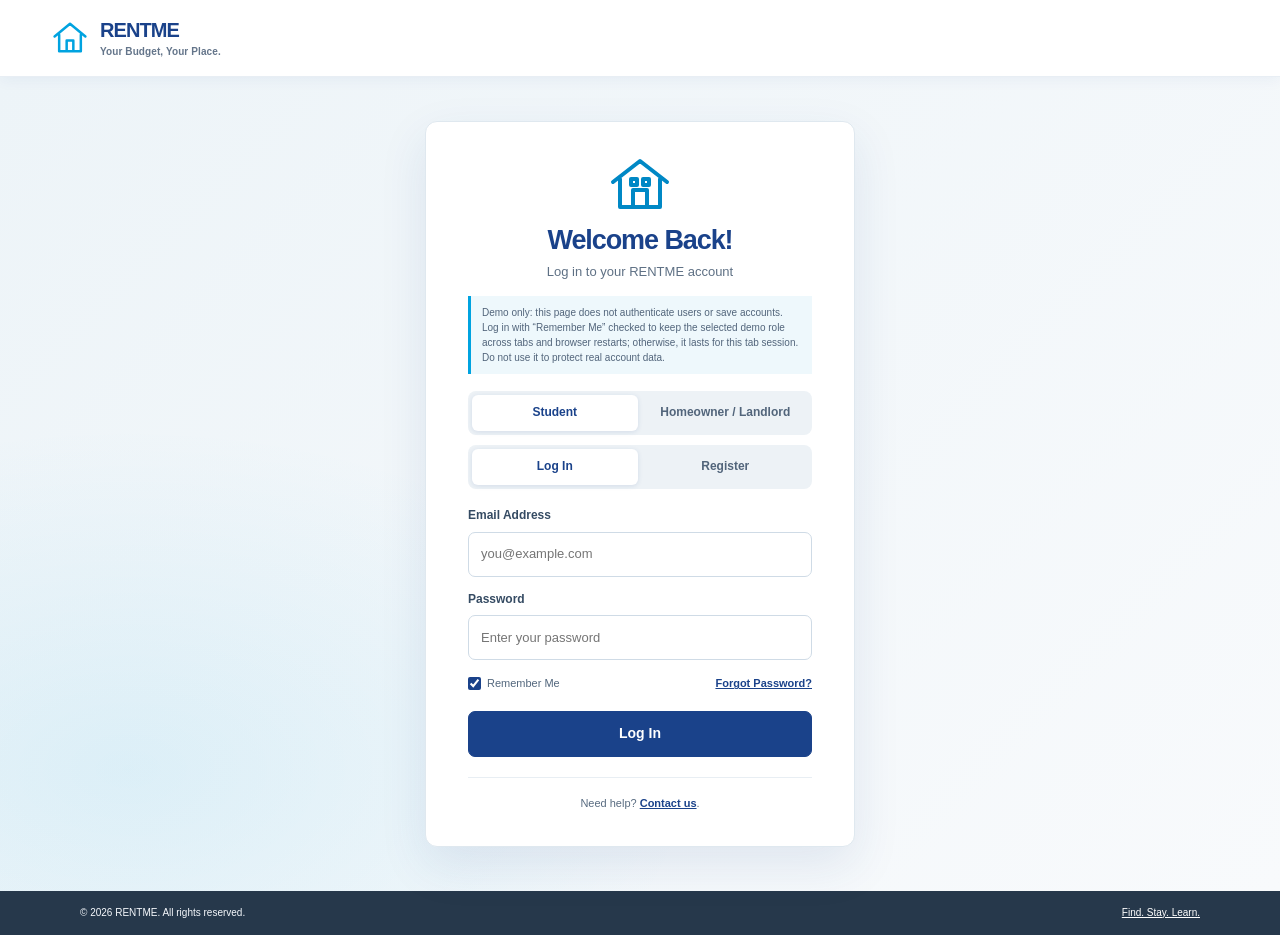
<file: login.html>
<!DOCTYPE html>
<html lang="en">
<head>
    <meta charset="UTF-8">
    <meta name="viewport" content="width=device-width, initial-scale=1.0">
    <meta name="description" content="Log in to your RENTME account.">
    <meta name="theme-color" content="#1A428A">
    <title>Login | RENTME</title>
    <link rel="stylesheet" href="style.css">
</head>
<body>
    <a class="skip-link" href="#main-content">Skip to main content</a>
    <header class="site-header">
        <div class="header-inner">
            <a class="brand" href="index.html#home" aria-label="RENTME home">
                <svg class="brand-icon" viewBox="0 0 48 48" aria-hidden="true">
                    <path d="M5.5 22.2 24 7l18.5 15.2M11 20v20h26V20M20 40V27h8v13" />
                </svg>
                <span class="brand-wordmark">
                    <strong>RENTME</strong>
                    <small>Your Budget, Your Place.</small>
                </span>
            </a>
        </div>
    </header>

    <main class="login-page" id="main-content" tabindex="-1">
        <section class="login-card" aria-labelledby="login-title">
            <a class="login-house" href="index.html#home" aria-label="RENTME home">
                <svg viewBox="0 0 64 56" aria-hidden="true">
                    <path d="M5 26 32 5l27 21M12 23v28h40V23M25 51V34h14v17M23 23h6v6h-6zM35 23h6v6h-6z" />
                </svg>
            </a>
            <h1 id="login-title">Welcome Back!</h1>
            <p class="login-subtitle" id="login-subtitle">Log in to your RENTME account</p>
            <p class="login-demo-note">Demo only: this page does not authenticate users or save accounts. Log in with “Remember Me” checked to keep the selected demo role across tabs and browser restarts; otherwise, it lasts for this tab session. Do not use it to protect real account data.</p>

            <div class="account-type-select" role="group" aria-label="Account type">
                <button class="auth-tab is-active" id="student-account" type="button" aria-pressed="true">Student</button>
                <button class="auth-tab" id="landlord-account" type="button" aria-pressed="false">Homeowner / Landlord</button>
            </div>

            <div class="auth-tabs" role="tablist" aria-label="Account access">
                <button class="auth-tab is-active" id="login-tab" type="button" role="tab" aria-selected="true" aria-controls="login-form">Log In</button>
                <button class="auth-tab" id="register-tab" type="button" role="tab" aria-selected="false" aria-controls="register-form">Register</button>
            </div>

            <form class="login-form" id="login-form" action="index.html" method="get" role="tabpanel" aria-labelledby="login-tab">
                <label class="login-field">
                    Email Address
                    <input type="email" autocomplete="username" placeholder="you@example.com" required>
                </label>
                <label class="login-field">
                    Password
                    <input type="password" autocomplete="current-password" placeholder="Enter your password" required>
                </label>
                <div class="login-options">
                    <label><input id="remember-me" type="checkbox" checked> Remember Me</label>
                    <a href="mailto:rentme.info@gmail.com?subject=Password%20reset%20assistance">Forgot Password?</a>
                </div>
                <button class="login-submit" id="login-submit-button" type="submit">Log In</button>
            </form>

            <form class="login-form" id="register-form" action="index.html" method="get" role="tabpanel" aria-labelledby="register-tab" hidden>
                <label class="login-field">
                    Full Name
                    <input type="text" autocomplete="name" placeholder="Your full name" required>
                </label>
                <label class="login-field">
                    Email Address
                    <input type="email" autocomplete="email" placeholder="you@example.com" required>
                </label>
                <label class="login-field">
                    Password
                    <input id="register-password" type="password" autocomplete="new-password" minlength="8" placeholder="At least 8 characters" required>
                </label>
                <label class="login-field">
                    Confirm Password
                    <input id="register-confirm-password" type="password" autocomplete="new-password" minlength="8" placeholder="Re-enter your password" required>
                </label>
                <button class="login-submit" id="register-submit-button" type="submit">Register</button>
            </form>

            <p class="login-help">Need help? <a href="index.html#contact">Contact us</a>.</p>
        </section>
    </main>

    <footer class="lodging-footer">
        <div class="section-container">
            <span>© 2026 RENTME. All rights reserved.</span>
            <a href="index.html#home">Find. Stay. Learn.</a>
        </div>
    </footer>

    <script>
        const loginTitle = document.querySelector("#login-title");
        const loginSubtitle = document.querySelector("#login-subtitle");
        const loginTab = document.querySelector("#login-tab");
        const registerTab = document.querySelector("#register-tab");
        const studentAccount = document.querySelector("#student-account");
        const landlordAccount = document.querySelector("#landlord-account");
        const loginSubmitButton = document.querySelector("#login-submit-button");
        const registerSubmitButton = document.querySelector("#register-submit-button");
        const loginForm = document.querySelector("#login-form");
        const registerForm = document.querySelector("#register-form");
        const rememberMe = document.querySelector("#remember-me");
        const returnToLodging = new URLSearchParams(window.location.search).get("returnTo") === "findlodging.html";
        let accountType = new URLSearchParams(window.location.search).get("account") === "landlord" ? "landlord" : "student";
        let authMode = "login";

        function updateAuthCopy() {
            const isLandlord = accountType === "landlord";
            const isLogin = authMode === "login";
            loginTitle.textContent = isLogin
                ? (isLandlord ? "Homeowner / Landlord Log In" : "Welcome Back!")
                : (isLandlord ? "Register as a Homeowner / Landlord" : "Create Your Account");
            loginSubtitle.textContent = isLogin
                ? (isLandlord ? "Log in to continue as a property owner." : "Log in to your RENTME account")
                : (isLandlord ? "Join RENTME as a homeowner or landlord." : "Join RENTME and find your perfect stay");
            loginSubmitButton.textContent = isLandlord ? "Log In as Owner" : "Log In";
            registerSubmitButton.textContent = isLandlord ? "Register as Owner" : "Register";
        }

        function setAccountType(type) {
            accountType = type;
            const isLandlord = type === "landlord";
            studentAccount.classList.toggle("is-active", !isLandlord);
            landlordAccount.classList.toggle("is-active", isLandlord);
            studentAccount.setAttribute("aria-pressed", String(!isLandlord));
            landlordAccount.setAttribute("aria-pressed", String(isLandlord));
            updateAuthCopy();
        }

        function setAuthMode(mode) {
            const isLogin = mode === "login";
            authMode = mode;
            loginForm.hidden = !isLogin;
            registerForm.hidden = isLogin;
            loginTab.classList.toggle("is-active", isLogin);
            registerTab.classList.toggle("is-active", !isLogin);
            loginTab.setAttribute("aria-selected", String(isLogin));
            registerTab.setAttribute("aria-selected", String(!isLogin));
            updateAuthCopy();
        }

        function saveRole(remember) {
            const role = accountType === "landlord" ? "owner" : "student";
            localStorage.removeItem("rentmeRole");
            sessionStorage.removeItem("rentmeRole");
            (remember ? localStorage : sessionStorage).setItem("rentmeRole", role);
        }

        function returnHomeAfterSubmit(form) {
            form.addEventListener("submit", (event) => {
                event.preventDefault();
                if (!form.reportValidity()) return;
                saveRole(rememberMe.checked);
                window.location.href = returnToLodging ? "findlodging.html" : "index.html";
            });
        }

        loginTab.addEventListener("click", () => setAuthMode("login"));
        registerTab.addEventListener("click", () => setAuthMode("register"));
        studentAccount.addEventListener("click", () => setAccountType("student"));
        landlordAccount.addEventListener("click", () => setAccountType("landlord"));
        setAccountType(accountType);
        returnHomeAfterSubmit(loginForm);

        registerForm.addEventListener("submit", (event) => {
            event.preventDefault();
            const password = document.querySelector("#register-password");
            const confirmation = document.querySelector("#register-confirm-password");
            confirmation.setCustomValidity(password.value === confirmation.value ? "" : "Passwords must match.");
            if (!registerForm.reportValidity()) return;
            saveRole(false);
            window.location.href = returnToLodging ? "findlodging.html" : "index.html";
        });

        document.querySelector("#register-confirm-password").addEventListener("input", (event) => {
            event.currentTarget.setCustomValidity("");
        });
    </script>
</body>
</html>
</file>
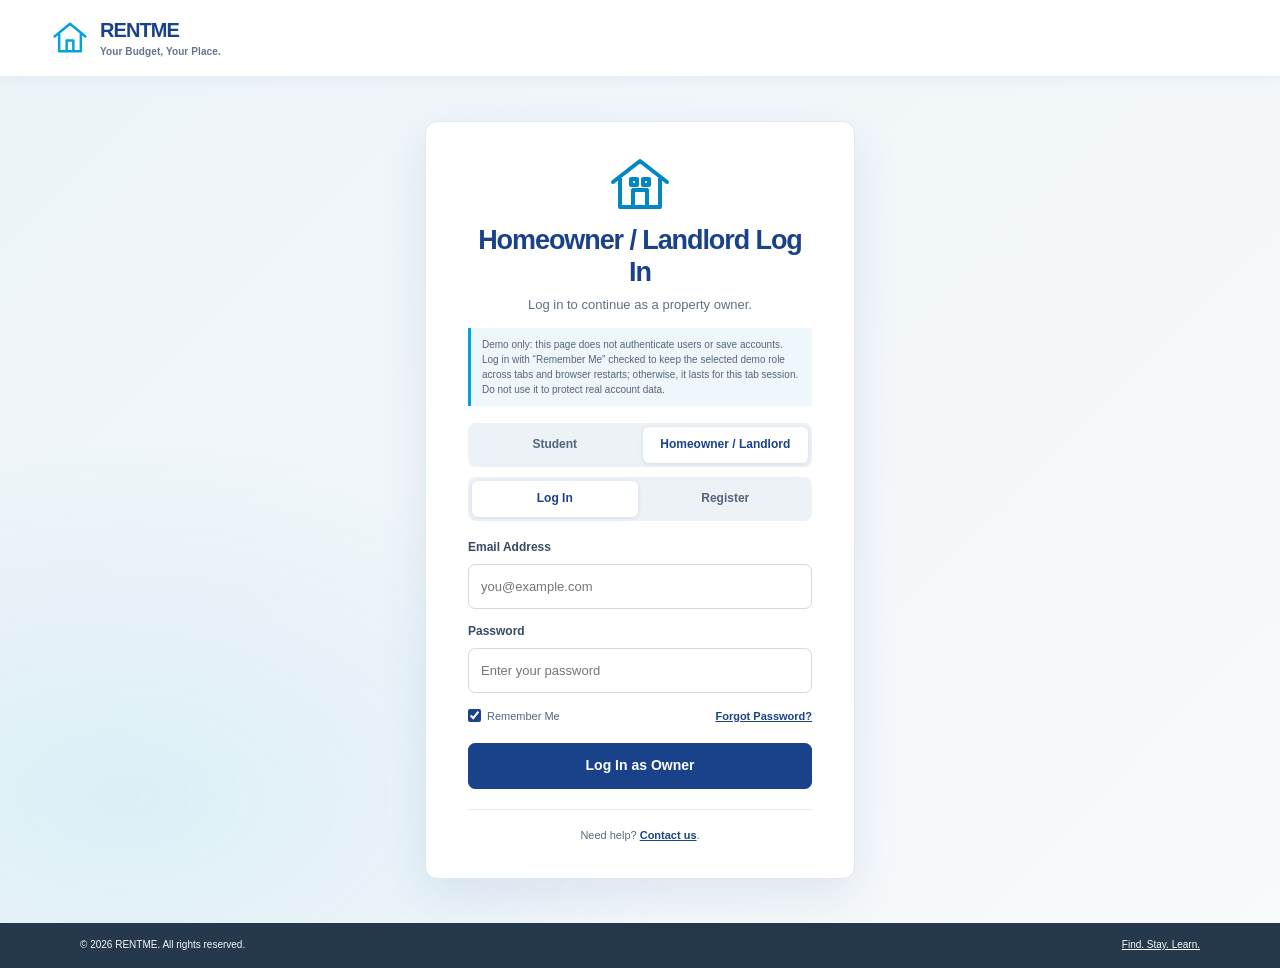
<file: rent.html>
<!DOCTYPE html>
<html lang="en">
<head>
    <meta charset="UTF-8">
    <meta name="viewport" content="width=device-width, initial-scale=1.0">
    <meta name="description" content="Submit a room or unit listing to RENTME for student renters to discover.">
    <meta name="theme-color" content="#1A428A">
    <title>Rent Out a Room or Unit | RENTME</title>
    <link rel="stylesheet" href="style.css">
</head>
<body>
    <a class="skip-link" href="#main-content">Skip to main content</a>
    <header class="site-header">
        <div class="header-inner">
            <a class="brand" href="index.html#home" aria-label="RENTME home">
                <svg class="brand-icon" viewBox="0 0 48 48" aria-hidden="true">
                    <path d="M5.5 22.2 24 7l18.5 15.2M11 20v20h26V20M20 40V27h8v13" />
                </svg>
                <span class="brand-wordmark">
                    <strong>RENTME</strong>
                    <small>Your Budget, Your Place.</small>
                </span>
            </a>
            <nav class="primary-nav" aria-label="Main navigation">
                <a class="nav-link" href="index.html">Home</a>
                <a class="nav-link" href="findlodging.html">Find Lodging</a>
                <a class="nav-link is-current" id="owner-rent-nav" href="rent.html" aria-current="page" hidden>Rent Out</a>
                <a class="nav-link" href="aboutus.html">About Us</a>
                <a class="nav-link" href="tips.html">Tips for Students</a>
                <a class="nav-link" href="contact.html">Contact Us</a>
                <a class="nav-link" href="faq.html">FAQ</a>
                <a class="nav-link" id="login-nav" href="login.html">Log In</a>
                <a class="nav-link" id="logout-nav" href="index.html" hidden>Log Out</a>
            </nav>
        </div>
    </header>

    <main id="main-content" tabindex="-1" data-owner-only hidden>
        <section class="rent-page" aria-labelledby="rent-title">
            <div class="rent-container">
                <header class="lodging-heading">
                    <p class="eyebrow">Have a place for a student?</p>
                    <h1 id="rent-title">Rent Out a Room or Unit</h1>
                    <p>Share your property details with RENTME and our team will follow up about your listing.</p>
                </header>

                <form class="owner-listing-form" id="owner-listing-form">
                    <div class="owner-form-grid">
                        <label class="reservation-field">
                            Listing title
                            <input type="text" name="title" maxlength="80" placeholder="e.g. Furnished room near campus" required>
                        </label>
                        <label class="reservation-field">
                            Property type
                            <select name="propertyType" required>
                                <option value="Room">Room</option>
                                <option value="Unit / apartment">Unit / apartment</option>
                            </select>
                        </label>
                        <label class="reservation-field">
                            Location
                            <input type="text" name="location" maxlength="120" placeholder="City, neighborhood, or nearby school" required>
                        </label>
                        <label class="reservation-field">
                            Monthly rent (₱)
                            <input type="number" name="monthlyRent" min="1" step="1" inputmode="numeric" required>
                        </label>
                        <label class="reservation-field">
                            Your name
                            <input type="text" name="ownerName" autocomplete="name" maxlength="80" required>
                        </label>
                        <label class="reservation-field">
                            Contact email
                            <input type="email" name="ownerEmail" autocomplete="email" maxlength="254" required>
                        </label>
                        <label class="reservation-field">
                            Photo of the place
                            <input type="file" id="listing-image" name="propertyImage" accept="image/*" required>
                        </label>
                        <label class="reservation-field owner-form-wide">
                            Property details
                            <textarea name="details" rows="5" maxlength="1000" placeholder="Describe the space, amenities, availability, and any rental terms." required></textarea>
                        </label>
                    </div>
                    <p class="owner-form-note">Submitting prepares an email to RENTME. Attach your selected photo to the email before sending it; this website cannot attach files automatically. Your listing is not published until our team contacts you and verifies the details. Do not include passwords or sensitive personal information.</p>
                    <button class="reserve-submit" type="submit">Prepare Listing Submission</button>
                    <p class="reservation-status" id="listing-status" aria-live="polite"></p>
                    <a class="reservation-email-link" id="listing-email-link" href="#" hidden>Open your email to send the listing</a>
                </form>
            </div>
        </section>
    </main>

    <footer class="lodging-footer">
        <div class="section-container">
            <span>© 2026 RENTME. All rights reserved.</span>
            <a href="index.html#contact">Need help? Contact us</a>
        </div>
    </footer>

    <script>
        const ownerListingForm = document.querySelector("#owner-listing-form");
        const listingImage = document.querySelector("#listing-image");
        const listingStatus = document.querySelector("#listing-status");
        const listingEmailLink = document.querySelector("#listing-email-link");

        ownerListingForm.addEventListener("submit", (event) => {
            event.preventDefault();
            const imageFile = listingImage.files[0];
            listingImage.setCustomValidity(imageFile && !imageFile.type.startsWith("image/") ? "Choose an image file." : "");
            if (!ownerListingForm.reportValidity()) return;

            const formData = new FormData(ownerListingForm);
            const title = String(formData.get("title")).trim();
            const subject = `Property listing submission: ${title}`;
            const body = [
                `Listing title: ${title}`,
                `Property type: ${formData.get("propertyType")}`,
                `Location: ${String(formData.get("location")).trim()}`,
                `Monthly rent: ₱${formData.get("monthlyRent")}`,
                `Owner name: ${String(formData.get("ownerName")).trim()}`,
                `Contact email: ${String(formData.get("ownerEmail")).trim()}`,
                `Photo to attach: ${imageFile.name}`,
                "",
                "Property details:",
                String(formData.get("details")).trim()
            ].join("\n");

            listingEmailLink.href = `mailto:rentme.info@gmail.com?subject=${encodeURIComponent(subject)}&body=${encodeURIComponent(body)}`;
            listingEmailLink.hidden = false;
            listingStatus.textContent = "Your listing submission is ready. Open your email to send it to RENTME.";
            listingEmailLink.focus();
        });
    </script>
    <script src="auth.js"></script>
</body>
</html>
</file>
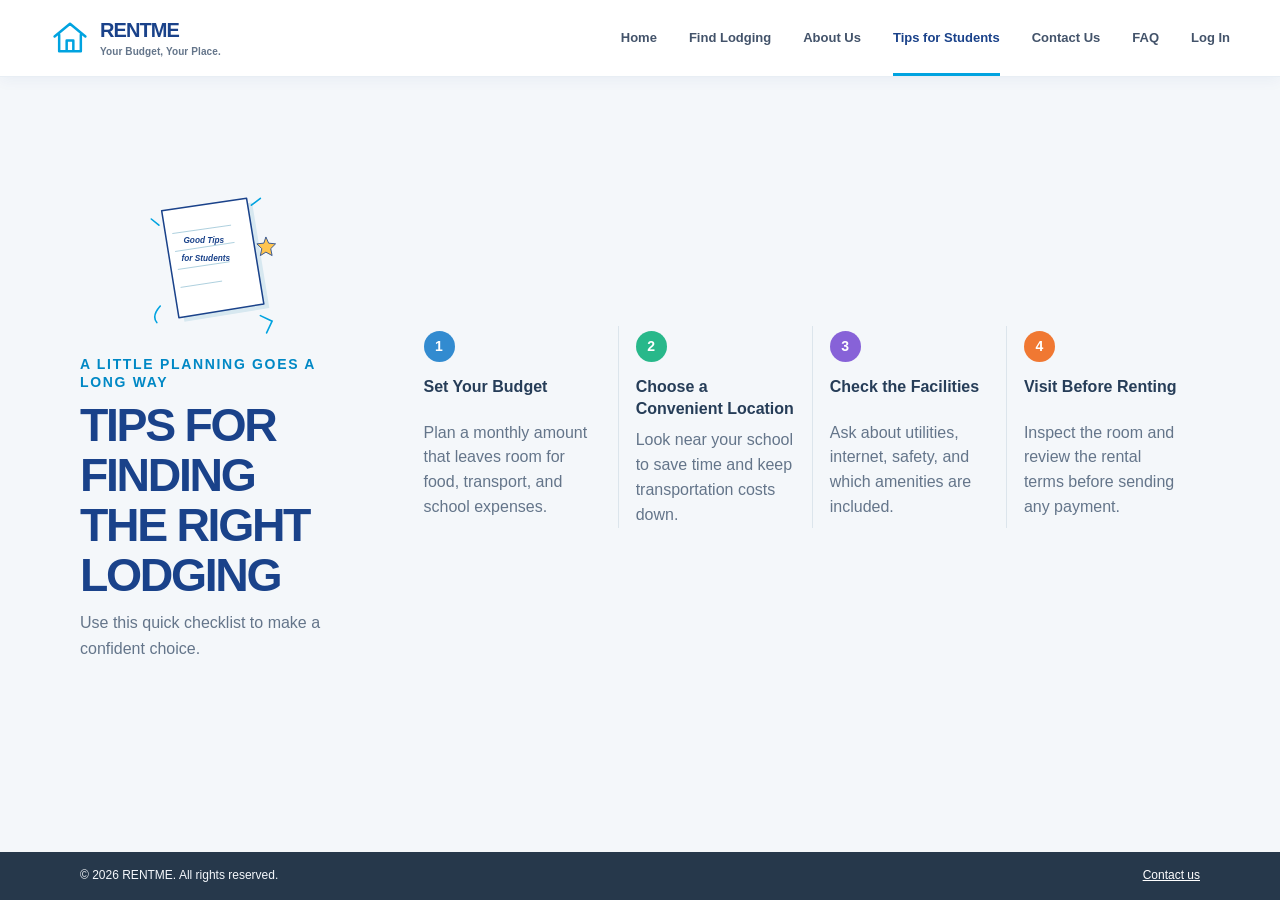
<file: tips.html>
<!DOCTYPE html>
<html lang="en">
<head>
    <meta charset="UTF-8">
    <meta name="viewport" content="width=device-width, initial-scale=1.0">
    <meta name="description" content="Use RENTME's student lodging checklist to choose an affordable, convenient place to stay.">
    <meta name="theme-color" content="#1A428A">
    <title>Tips for Students | RENTME</title>
    <link rel="stylesheet" href="style.css">
</head>
<body class="content-page">
    <a class="skip-link" href="#main-content">Skip to main content</a>
    <header class="site-header">
        <div class="header-inner">
            <a class="brand" href="index.html#home" aria-label="RENTME home">
                <svg class="brand-icon" viewBox="0 0 48 48" aria-hidden="true"><path d="M5.5 22.2 24 7l18.5 15.2M11 20v20h26V20M20 40V27h8v13" /></svg>
                <span class="brand-wordmark"><strong>RENTME</strong><small>Your Budget, Your Place.</small></span>
            </a>
            <nav class="primary-nav" aria-label="Main navigation">
                <a class="nav-link" href="index.html">Home</a>
                <a class="nav-link" href="findlodging.html">Find Lodging</a>
                <a class="nav-link" id="owner-rent-nav" href="rent.html" hidden>Rent Out</a>
                <a class="nav-link" href="aboutus.html">About Us</a>
                <a class="nav-link is-current" href="tips.html" aria-current="page">Tips for Students</a>
                <a class="nav-link" href="contact.html">Contact Us</a>
                <a class="nav-link" href="faq.html">FAQ</a>
                <a class="nav-link" id="login-nav" href="login.html">Log In</a>
                <a class="nav-link" id="logout-nav" href="index.html" hidden>Log Out</a>
            </nav>
        </div>
    </header>

    <main id="main-content" tabindex="-1">
        <section class="tips-section tips-page" aria-labelledby="tips-title">
            <div class="section-container tips-layout">
                <div class="tips-intro">
                    <div class="notebook-art" aria-hidden="true">
                        <svg viewBox="0 0 210 220">
                            <path class="notebook-shadow" d="m35 36 123-18 25 153-123 20z" />
                            <path class="notebook-paper" d="m27 30 123-18 25 153-123 20z" />
                            <path class="notebook-border" d="m27 30 123-18 25 153-123 20z" />
                            <path class="notebook-lines" d="m43 63 84-12M47 89l85-13M51 115l74-11M55 141l59-9" />
                            <text x="88" y="77" text-anchor="middle">Good Tips</text>
                            <text x="91" y="103" text-anchor="middle">for Students</text>
                            <path class="doodle" d="M25 168c-8 9-10 18-5 24m150-10 17 8-8 17m-156-156L12 42M157 22l13-10" />
                            <path class="doodle-fill" d="m178 68 4 9 10 1-7 7 2 10-9-5-8 5 2-10-7-7 10-1z" />
                        </svg>
                    </div>
                    <p class="eyebrow">A little planning goes a long way</p>
                    <h1 id="tips-title">TIPS FOR FINDING<br>THE RIGHT LODGING</h1>
                    <p>Use this quick checklist to make a confident choice.</p>
                </div>
                <div class="steps-grid">
                    <article class="step-card"><span class="step-number step-blue">1</span><h3>Set Your Budget</h3><p>Plan a monthly amount that leaves room for food, transport, and school expenses.</p></article>
                    <article class="step-card"><span class="step-number step-green">2</span><h3>Choose a Convenient Location</h3><p>Look near your school to save time and keep transportation costs down.</p></article>
                    <article class="step-card"><span class="step-number step-purple">3</span><h3>Check the Facilities</h3><p>Ask about utilities, internet, safety, and which amenities are included.</p></article>
                    <article class="step-card"><span class="step-number step-orange">4</span><h3>Visit Before Renting</h3><p>Inspect the room and review the rental terms before sending any payment.</p></article>
                </div>
            </div>
        </section>
    </main>

    <footer class="lodging-footer"><div class="section-container"><span>© 2026 RENTME. All rights reserved.</span><a href="contact.html">Contact us</a></div></footer>
    <script src="auth.js"></script>
</body>
</html>
</file>
<file: style.css>
/*
 * RENTME student housing landing page
 * Edit the color variables below to update the site-wide palette.
 */
:root {
	/* Brand colors */
	--navy: #1A428A;
	--sky: #00A3E0;
	--sky-dark: #0088c5;

	/* Text and surface colors */
	--ink: #20334b;
	--muted: #64758a;
	--line: #e2eaf1;
	--surface: #ffffff;
	--soft: #F4F7FA;

	/* Feature badge colors */
	--green: #28b88a;
	--purple: #8762d8;
	--orange: #f2a13b;
}

/* Base page styles */
* {
	box-sizing: border-box;
}

[hidden] {
	display: none !important;
}

html {
	scroll-behavior: smooth;
	scroll-padding-top: 86px;
}

@media (prefers-reduced-motion: reduce) {
	html {
		scroll-behavior: auto;
	}
}

body {
	margin: 0;
	color: var(--ink);
	background: var(--surface);
	font: 15px/1.65 Inter, "Segoe UI", Roboto, Arial, sans-serif;
	-webkit-font-smoothing: antialiased;
}

body.content-page {
	min-height: 100vh;
	min-height: 100svh;
	display: flex;
	flex-direction: column;
}

body.content-page > main {
	flex: 1;
	display: flex;
}

body.content-page > main > section {
	flex: 1;
}

body.content-page .eyebrow {
	font-size: 14px;
}

body.content-page .lodging-footer {
	font-size: 12px;
}

a {
	color: inherit;
}

a:focus-visible,
button:focus-visible,
input:focus-visible,
select:focus-visible,
summary:focus-visible {
	outline: 3px solid #0074a1;
	outline-offset: 3px;
}

.skip-link {
	position: absolute;
	top: 8px;
	left: 8px;
	z-index: 30;
	padding: 10px 14px;
	transform: translateY(-150%);
	border-radius: 6px;
	color: #fff;
	background: var(--navy);
	font-weight: 700;
	text-decoration: none;
}

.skip-link:focus {
	transform: translateY(0);
}

p {
	color: var(--muted);
}

main {
	width: 100%;
	max-width: none;
	margin: 0;
}

section {
	margin: 0;
	padding: 0;
	border: 0;
	border-radius: 0;
	background: transparent;
	box-shadow: none;
	scroll-margin-top: 86px;
}

section h2 {
	margin: 0;
	color: var(--navy);
	font-size: clamp(1.5rem, 2.3vw, 2rem);
	letter-spacing: -.035em;
	line-height: 1.2;
}

/* Sticky header and navigation */
header.site-header {
	position: sticky;
	top: 0;
	z-index: 20;
	padding: 0;
	color: var(--ink);
	background: rgb(255 255 255 / 96%);
	border-bottom: 1px solid #e8eef4;
	box-shadow: 0 3px 14px rgb(26 66 138 / 5%);
	backdrop-filter: blur(12px);
}

.header-inner {
	width: min(100% - 48px, 1180px);
	min-height: 76px;
	margin: 0 auto;
	display: flex;
	align-items: center;
	justify-content: space-between;
	gap: 28px;
}

.brand {
	display: inline-flex;
	flex: 0 0 auto;
	align-items: center;
	gap: 10px;
	color: var(--navy);
	text-decoration: none;
}

.brand-icon {
	width: 40px;
	height: 40px;
	fill: none;
	stroke: var(--sky);
	stroke-width: 3;
	stroke-linecap: round;
	stroke-linejoin: round;
}

.brand-wordmark {
	display: grid;
	line-height: 1.12;
}

.brand-wordmark strong {
	color: var(--navy);
	font-size: 20px;
	font-weight: 850;
	letter-spacing: -.045em;
}

.brand-wordmark small {
	margin-top: 4px;
	color: var(--muted);
	font-size: 10px;
	font-weight: 600;
	letter-spacing: .01em;
}

.primary-nav {
	display: flex;
	align-items: center;
	justify-content: flex-end;
	gap: clamp(17px, 2.5vw, 34px);
}

.primary-nav .nav-link {
	padding: 27px 0 24px;
	border-bottom: 3px solid transparent;
	color: #43536a;
	background: transparent;
	font-size: 13px;
	font-weight: 600;
	text-decoration: none;
	white-space: nowrap;
	transition: color .18s ease, border-color .18s ease;
}

.primary-nav .nav-link:hover,
.primary-nav .nav-link:focus-visible,
.primary-nav .nav-link.is-current {
	color: var(--navy);
	border-bottom-color: var(--sky);
	background: transparent;
}

.brand:focus-visible,
.button:focus-visible,
.contact-line:focus-visible {
	outline: 3px solid rgb(0 163 224 / 28%);
	outline-offset: 4px;
}

/* Hero: introduction and bedroom photo */
.hero {
	background: var(--soft);
}

.hero-inner {
	width: min(100% - 48px, 1180px);
	min-height: calc(100vh - 77px);
	min-height: calc(100svh - 77px);
	margin: 0 auto;
	display: grid;
	grid-template-columns: 1fr 1fr;
	align-items: center;
	gap: clamp(24px, 3vw, 40px);
	padding: 48px 0;
}

.hero-copy {
	max-width: 520px;
	padding: 12px 0;
}

.eyebrow {
	margin: 0 0 12px;
	color: var(--sky-dark);
	font-size: 11px;
	font-weight: 800;
	letter-spacing: .12em;
	line-height: 1.3;
	text-transform: uppercase;
}

.eyebrow-dot {
	width: 7px;
	height: 7px;
	display: inline-block;
	margin: 0 7px 1px 0;
	border-radius: 50%;
	background: var(--sky);
}

.hero h1 {
	margin: 0 0 20px;
	color: var(--navy);
	font-size: clamp(2.4rem, 4.4vw, 3.5rem);
	font-weight: 850;
	letter-spacing: -.055em;
	line-height: 1.03;
}

.hero-copy > p:not(.eyebrow) {
	max-width: 500px;
	margin: 0 0 12px;
	color: #52657b;
	font-size: 15px;
	line-height: 1.72;
}

.hero-copy > .hero-lead {
	color: #28415e !important;
	font-size: 18.5px !important;
	font-weight: 650;
	line-height: 1.5 !important;
}

.hero-actions {
	display: flex;
	flex-wrap: wrap;
	gap: 12px;
	margin-top: 25px;
}

.button {
	min-height: 47px;
	display: inline-flex;
	align-items: center;
	justify-content: center;
	gap: 9px;
	padding: 0 19px;
	border: 1px solid var(--sky);
	border-radius: 7px;
	font-size: 13px;
	font-weight: 700;
	text-decoration: none;
	transition: background .18s ease, border-color .18s ease, transform .18s ease;
}

.button:hover {
	transform: translateY(-2px);
}

.button svg {
	width: 17px;
	height: 17px;
	fill: none;
	stroke: currentColor;
	stroke-width: 2;
	stroke-linecap: round;
}

.button-primary {
	color: #fff;
	background: var(--sky);
}

.button-primary:hover {
	border-color: var(--sky-dark);
	background: var(--sky-dark);
}

.button-outline {
	color: var(--navy);
	border-color: #9dc9dd;
	background: #fff;
}

.button-outline:hover {
	background: #eaf8fd;
}

.hero-trust {
	display: flex;
	align-items: center;
	gap: 8px;
	margin-top: 22px;
	color: var(--muted);
	font-size: 11px;
	font-weight: 600;
}

.trust-check {
	width: 18px;
	height: 18px;
	display: grid;
	place-items: center;
	border-radius: 50%;
	color: #fff;
	background: var(--green);
	font-size: 11px;
}

.hero-visual {
	position: relative;
	width: min(100%, 500px);
	min-width: 0;
	margin: 0 auto;
	padding: 14px 0 0;
}

.hero-visual::before {
	position: absolute;
	z-index: 2;
	inset: 14px 0 0;
	border: 1px solid #b9dbe9;
	content: "";
	pointer-events: none;
}

.hero-visual img {
	position: relative;
	z-index: 1;
	width: 100%;
	max-width: 500px;
	height: auto;
	display: block;
	aspect-ratio: 3 / 2;
	object-fit: cover;
	object-position: center;
}

.photo-caption {
	position: absolute;
	z-index: 2;
	bottom: 12px;
	left: 12px;
	width: fit-content;
	max-width: calc(100% - 24px);
	display: flex;
	align-items: center;
	gap: 8px;
	padding: 8px 10px;
	background: #fff;
}

.caption-icon {
	width: 28px;
	height: 28px;
	display: grid;
	place-items: center;
	border-radius: 50%;
	color: var(--navy);
	background: #e7f6fb;
	font-size: 18px;
}

.photo-caption span:last-child {
	display: grid;
	line-height: 1.35;
}

.photo-caption strong {
	color: var(--navy);
	font-size: 10px;
}

.photo-caption small {
	margin-top: 2px;
	color: var(--muted);
	font-size: 9px;
}

/* Features: four reasons RENTME helps */
.section-container {
	width: min(100% - 48px, 1120px);
	margin: 0 auto;
}

.section-band {
	background: var(--surface);
}

.features {
	padding: 62px 0 68px;
}

.section-heading {
	max-width: 680px;
	margin: 0 auto 34px;
	text-align: center;
}

header.section-heading {
	padding: 0;
	color: inherit;
	text-align: center;
	background: transparent;
}

.section-heading .eyebrow {
	margin-bottom: 8px;
}

.section-heading h2 {
	margin-bottom: 9px;
}

.section-heading > p:last-child {
	margin: 0;
	font-size: 13px;
}

.feature-grid {
	display: grid;
	grid-template-columns: repeat(4, minmax(0, 1fr));
	gap: 34px;
}

.feature-item {
	text-align: center;
}

.feature-icon {
	width: 72px;
	height: 72px;
	display: grid;
	place-items: center;
	margin: 0 auto 15px;
	border-radius: 50%;
}

.feature-icon svg {
	width: 34px;
	height: 34px;
	fill: none;
	stroke: #fff;
	stroke-width: 2.2;
	stroke-linecap: round;
	stroke-linejoin: round;
}

.icon-green {
	background: var(--green);
}

.icon-blue {
	background: #278ed2;
}

.icon-purple {
	background: var(--purple);
}

.icon-orange {
	background: var(--orange);
}

.feature-item h3 {
	margin: 0 0 5px;
	color: #243d5b;
	font-size: 14px;
}

.feature-item p {
	max-width: 230px;
	margin: 0 auto;
	font-size: 12px;
	line-height: 1.55;
}

/* Lodging search and results page */
.lodging-page {
	min-height: calc(100vh - 116px);
	padding: 42px 0 58px;
	background: #f7f9fc;
}

.rent-page {
	min-height: calc(100vh - 116px);
	padding: 42px 0 58px;
	background: #f7f9fc;
}

.rent-container {
	width: min(100% - 48px, 760px);
	margin: 0 auto;
}

.owner-listing-form {
	padding: 22px;
	border: 1px solid var(--line);
	border-radius: 12px;
	background: #fff;
	box-shadow: 0 8px 24px rgb(26 66 138 / 5%);
}

.owner-form-grid {
	display: grid;
	grid-template-columns: repeat(2, minmax(0, 1fr));
	gap: 15px;
}

.owner-form-grid input,
.owner-form-grid select,
.owner-form-grid textarea,
.reservation-field select {
	width: 100%;
	min-height: 40px;
	padding: 9px 10px;
	border: 1px solid #d5e0e9;
	border-radius: 6px;
	color: var(--ink);
	background: #fff;
	font: inherit;
	font-weight: 400;
}

.owner-form-grid textarea {
	resize: vertical;
}

.owner-form-grid input:focus,
.owner-form-grid select:focus,
.owner-form-grid textarea:focus,
.reservation-field select:focus {
	border-color: var(--sky);
	outline: 3px solid rgb(0 163 224 / 15%);
}

.owner-form-wide {
	grid-column: 1 / -1;
}

.owner-form-note {
	margin: 15px 0;
	font-size: 11px;
	line-height: 1.5;
}

.lodging-heading {
	margin-bottom: 24px;
	text-align: center;
}

.lodging-heading .eyebrow {
	margin-bottom: 6px;
}

.lodging-heading h1 {
	margin: 0 0 7px;
	color: var(--navy);
	font-size: clamp(1.8rem, 3vw, 2.4rem);
	letter-spacing: -.04em;
	line-height: 1.2;
}

.lodging-heading > p:last-child {
	margin: 0;
	font-size: 13px;
}

.lodging-search {
	display: grid;
	grid-template-columns: 1.35fr 1fr 1fr auto;
	align-items: end;
	gap: 12px;
	margin-bottom: 25px;
	padding: 16px;
	border: 1px solid var(--line);
	border-radius: 12px;
	background: #fff;
	box-shadow: 0 8px 24px rgb(26 66 138 / 5%);
}

.search-field {
	display: grid;
	gap: 5px;
	color: #41556d;
	font-size: 11px;
	font-weight: 700;
}

.search-field select,
.search-field input {
	width: 100%;
	min-height: 43px;
	padding: 0 11px;
	border: 1px solid #d5e0e9;
	border-radius: 7px;
	color: var(--ink);
	background: #fff;
	font: inherit;
}

.search-field select:focus,
.search-field input:focus {
	border-color: var(--sky);
	outline: 3px solid rgb(0 163 224 / 15%);
}

.search-submit {
	min-height: 43px;
	cursor: pointer;
}

.lodging-layout {
	display: grid;
	grid-template-columns: 225px minmax(0, 1fr);
	align-items: start;
	gap: 20px;
}

.lodging-filters {
	padding: 18px;
	border: 1px solid var(--line);
	border-radius: 11px;
	background: #fff;
}

.lodging-filters h2 {
	margin: 0 0 12px;
	color: var(--navy);
	font-size: 17px;
}

.lodging-filters fieldset {
	display: grid;
	gap: 8px;
	margin: 0;
	padding: 12px 0;
	border: 0;
	border-top: 1px solid #edf1f5;
}

.lodging-filters legend {
	padding: 0;
	color: #334860;
	font-size: 12px;
	font-weight: 750;
}

.lodging-filters label {
	display: flex;
	align-items: center;
	gap: 8px;
	color: #52657b;
	font-size: 11px;
	line-height: 1.4;
	cursor: pointer;
}

.lodging-filters input {
	width: 14px;
	height: 14px;
	margin: 0;
	accent-color: var(--sky-dark);
}

.clear-filters {
	padding: 0;
	border: 0;
	color: var(--sky-dark);
	background: transparent;
	font: inherit;
	font-size: 11px;
	font-weight: 700;
	cursor: pointer;
}

.clear-filters:hover {
	text-decoration: underline;
}

.lodging-results {
	min-width: 0;
}

.results-count {
	margin: 0 0 10px;
	color: #52657b;
	font-size: 12px;
	font-weight: 650;
}

.lodging-card {
	display: grid;
	grid-template-columns: 190px minmax(0, 1fr);
	gap: 17px;
	margin-bottom: 12px;
	padding: 12px;
	border: 1px solid var(--line);
	border-radius: 11px;
	background: #fff;
	box-shadow: 0 4px 14px rgb(26 66 138 / 4%);
}

.lodging-card[hidden] {
	display: none;
}

.lodging-pagination {
	width: fit-content;
	max-width: 100%;
	display: flex;
	align-items: center;
	justify-content: center;
	flex-wrap: wrap;
	gap: 7px;
	margin: 20px auto 4px;
	padding: 6px;
	border: 1px solid var(--line);
	border-radius: 12px;
	background: #fff;
	box-shadow: 0 4px 14px rgb(26 66 138 / 5%);
}

.lodging-pagination button {
	min-width: 40px;
	min-height: 40px;
	padding: 0 12px;
	border: 1px solid transparent;
	border-radius: 8px;
	color: var(--ink);
	background: transparent;
	font-family: inherit;
	font-size: 13px;
	font-weight: 700;
	transition: color .18s ease, background .18s ease, border-color .18s ease;
	cursor: pointer;
}

.lodging-pagination button:hover:not(:disabled),
.lodging-pagination button.is-current {
	border-color: var(--navy);
	color: #fff;
	background: var(--navy);
}

.lodging-pagination button:first-child:not(:disabled),
.lodging-pagination button:last-child:not(:disabled) {
	border-color: var(--line);
	color: var(--navy);
	background: #fff;
}

.lodging-pagination button:first-child:hover:not(:disabled),
.lodging-pagination button:last-child:hover:not(:disabled) {
	border-color: var(--navy);
	color: #fff;
	background: var(--navy);
}

.lodging-pagination button:disabled {
	color: #98a7b7;
	background: #f2f5f8;
	opacity: 1;
	cursor: not-allowed;
}

.lodging-pagination button:focus-visible {
	outline: 3px solid rgb(0 163 224 / 30%);
	outline-offset: 2px;
}

.lodging-card > img {
	width: 100%;
	height: 142px;
	display: block;
	border-radius: 7px;
	object-fit: cover;
}

.lodging-card-copy {
	min-width: 0;
	display: flex;
	flex-direction: column;
	justify-content: space-between;
}

.lodging-card-title {
	display: flex;
	align-items: flex-start;
	justify-content: space-between;
	gap: 12px;
}

.lodging-card-title h2 {
	margin: 1px 0 3px;
	color: #263d58;
	font-size: 16px;
}

.listing-location {
	margin: 0 0 3px;
	color: #586b80;
	font-size: 11px;
}

.listing-location span {
	color: var(--sky-dark);
	font-size: 15px;
}

.listing-rating {
	margin: 0;
	color: #efa82b;
	font-size: 12px;
	letter-spacing: .04em;
}

.listing-rating span {
	color: #617185;
	font-size: 10px;
	letter-spacing: 0;
}

.listing-price {
	margin: 3px 0 0;
	color: var(--navy);
	font-size: 15px;
	font-weight: 800;
	white-space: nowrap;
}

.listing-price span {
	color: #728196;
	font-size: 10px;
	font-weight: 500;
}

.listing-actions {
	display: flex;
	align-items: center;
	justify-content: flex-end;
	flex-wrap: wrap;
	gap: 8px;
	margin-top: 10px;
}

.reserve-room-button,
.reserve-listing-button,
.listing-details-button {
	width: fit-content;
	display: inline-block;
	padding: 7px 13px;
	border: 0;
	border-radius: 6px;
	color: #fff;
	background: var(--navy);
	font-family: inherit;
	font-size: 10px;
	font-weight: 700;
	cursor: pointer;
}

.reserve-room-button {
	border: 1px solid var(--sky);
	color: #fff;
	background: var(--sky);
	font-family: inherit;
	font-size: 10px;
	font-weight: 700;
}

.reserve-listing-button {
	border: 1px solid var(--navy);
	color: var(--navy);
	background: #fff;
	font-family: inherit;
	font-size: 10px;
	font-weight: 700;
}

.reserve-room-button:hover {
	border-color: var(--sky-dark);
	background: var(--sky-dark);
}

.reserve-listing-button:hover {
	background: #eaf8fd;
}

.listing-details-button:hover {
	background: #14366f;
}

.reserve-room-button:focus-visible,
.reserve-listing-button:focus-visible,
.listing-details-button:focus-visible,
.map-dialog-close:focus-visible,
.map-dialog-actions a:focus-visible {
	outline: 3px solid rgb(0 163 224 / 30%);
	outline-offset: 3px;
}

.map-dialog {
	width: min(660px, calc(100% - 32px));
	max-width: none;
	padding: 0;
	border: 0;
	border-radius: 12px;
	color: var(--ink);
	background: #fff;
	box-shadow: 0 20px 70px rgb(17 34 51 / 30%);
}

.map-dialog::backdrop {
	background: rgb(18 31 48 / 62%);
	backdrop-filter: blur(2px);
}

.map-dialog-content {
	padding: 22px;
}

.map-dialog-header {
	display: flex;
	align-items: flex-start;
	justify-content: space-between;
	gap: 16px;
}

.map-dialog-header .eyebrow {
	margin-bottom: 5px;
}

.map-dialog-header h2 {
	margin: 0;
	color: var(--navy);
	font-size: 20px;
	line-height: 1.25;
}

.map-dialog-close {
	width: 34px;
	height: 34px;
	display: grid;
	flex: 0 0 34px;
	place-items: center;
	padding: 0;
	border: 1px solid #dfe7ef;
	border-radius: 50%;
	color: #44576c;
	background: #fff;
	font-size: 23px;
	line-height: 1;
	cursor: pointer;
}

.map-dialog-close:hover {
	background: #f0f5f8;
}

.map-location-description {
	margin: 8px 0 13px;
	color: #617185;
	font-size: 12px;
}

.map-dialog iframe {
	width: 100%;
	height: min(52vh, 380px);
	display: block;
	border: 1px solid #dfe7ef;
	border-radius: 8px;
	background: #f1f5f8;
}

.map-dialog-actions {
	display: flex;
	align-items: center;
	justify-content: space-between;
	gap: 14px;
	padding-top: 14px;
	border-top: 1px solid #e8eef3;
	margin-top: 14px;
}

.map-dialog-actions a {
	font-size: 12px;
	color: var(--sky-dark);
	font-weight: 700;
}

.map-dialog-actions a:last-child {
	padding: 9px 13px;
	border-radius: 6px;
	color: #fff;
	background: var(--navy);
	text-decoration: none;
}

.map-dialog-actions a:last-child:hover {
	background: #14366f;
}

.reservation-listing {
	margin: 12px 0 4px;
	color: var(--navy);
	font-size: 13px;
	font-weight: 750;
}

.reservation-disclaimer {
	margin: 0 0 15px;
	color: #617185;
	font-size: 11px;
	line-height: 1.5;
}

.reservation-form {
	display: grid;
	gap: 12px;
}

.reservation-field {
	display: grid;
	gap: 5px;
	color: #41556d;
	font-size: 11px;
	font-weight: 700;
}

.reservation-field input {
	width: 100%;
	min-height: 40px;
	padding: 0 10px;
	border: 1px solid #d5e0e9;
	border-radius: 6px;
	color: var(--ink);
	background: #fff;
	font: inherit;
	font-weight: 400;
}

.reservation-field input:focus {
	border-color: var(--sky);
	outline: 3px solid rgb(0 163 224 / 15%);
}

.reservation-dates {
	display: grid;
	grid-template-columns: 1fr 1fr;
	gap: 12px;
}

.reserve-submit {
	min-height: 42px;
	padding: 0 16px;
	border: 1px solid var(--navy);
	border-radius: 6px;
	color: #fff;
	background: var(--navy);
	font: inherit;
	font-size: 12px;
	font-weight: 700;
	cursor: pointer;
}

.reserve-submit:hover {
	background: #14366f;
}

.reserve-submit:focus-visible,
.reservation-email-link:focus-visible {
	outline: 3px solid rgb(0 163 224 / 30%);
	outline-offset: 3px;
}

.reservation-status {
	margin: 12px 0 0;
	color: #315a46;
	font-size: 12px;
}

.reservation-email-link {
	display: inline-block;
	margin-top: 9px;
	color: var(--sky-dark);
	font-size: 12px;
	font-weight: 700;
}

.no-results {
	margin: 0;
	padding: 28px 18px;
	border: 1px dashed #cbd9e5;
	border-radius: 9px;
	color: #586b80;
	background: #fff;
	font-size: 13px;
	text-align: center;
}

.lodging-footer {
	padding: 14px 0;
	color: #f5f8fc;
	background: #26384b;
	font-size: 10px;
}

.lodging-footer .section-container {
	display: flex;
	justify-content: space-between;
	gap: 16px;
}

.lodging-footer a {
	color: #fff;
}

.standalone-heading {
	margin-bottom: 32px;
	text-align: center;
}

.standalone-heading .eyebrow {
	margin-bottom: 7px;
}

.standalone-heading h1,
.faq-intro h1 {
	margin: 0 0 9px;
	color: var(--navy);
	font-size: clamp(2.25rem, 4.3vw, 3.25rem);
	font-weight: 850;
	letter-spacing: -.055em;
	line-height: 1.08;
}

.standalone-heading > p:last-child,
.faq-intro > p {
	margin: 0;
	font-size: 16px;
}

.about-copy h1 {
	margin: 0 0 12px;
	color: var(--navy);
	font-size: clamp(2.25rem, 4.3vw, 3.25rem);
	font-weight: 850;
	letter-spacing: -.055em;
	line-height: 1.08;
}

.purpose-card h3 {
	margin: 0 0 3px;
	color: var(--navy);
	font-size: 14px;
}

.tips-intro h1 {
	max-width: 300px;
	margin: 0 0 10px;
	color: var(--navy);
	font-size: clamp(2rem, 4vw, 2.9rem);
	font-weight: 850;
	letter-spacing: -.05em;
	line-height: 1.08;
}

.contact-page,
.faq-page {
	min-height: 0;
	padding: 36px 0;
	display: flex;
	align-items: center;
	background: var(--soft);
}

.contact-page-layout {
	display: grid;
	grid-template-columns: 1fr 1fr;
	gap: 34px;
	padding: 26px;
	border: 1px solid var(--line);
	border-radius: 12px;
	background: #f8fbfd;
	box-shadow: 0 8px 24px rgb(26 66 138 / 5%);
}

.contact-panel h2,
.contact-privacy h2 {
	margin: 0 0 8px;
	color: var(--navy);
	font-size: 16px;
	letter-spacing: .03em;
}

.contact-panel .footer-intro {
	margin: 0 0 16px;
	font-size: 16px;
}

.contact-panel .contact-line {
	margin: 13px 0;
	font-size: 16px;
}

.contact-symbol {
	width: 17px;
	flex: 0 0 17px;
	color: var(--sky-dark);
	font-size: 17px;
	text-align: center;
}

.contact-privacy {
	padding-left: 26px;
}

.contact-privacy > p {
	font-size: 16px;
	line-height: 1.65;
}

.faq-page-layout {
	display: grid;
	grid-template-columns: .75fr 1.4fr;
	align-items: center;
	gap: clamp(35px, 7vw, 90px);
}

.faq-intro {
	max-width: 330px;
}

.faq-intro h1 {
	margin-bottom: 12px;
}

.faq-intro > a {
	display: inline-block;
	margin-top: 17px;
	color: var(--sky-dark);
	font-size: 16px;
	font-weight: 700;
}

.faq-list {
	display: grid;
	gap: 10px;
}

.faq-list details {
	padding: 0 16px;
	border: 1px solid #dfe8ef;
	border-radius: 8px;
	background: #f8fbfd;
}

.faq-list summary {
	display: flex;
	align-items: center;
	justify-content: space-between;
	gap: 15px;
	padding: 14px 0;
	color: #2f435b;
	font-size: 16px;
	font-weight: 700;
	list-style: none;
	cursor: pointer;
}

.faq-list summary::-webkit-details-marker {
	display: none;
}

.faq-list summary::after {
	color: var(--sky-dark);
	content: "+";
	font-size: 20px;
	line-height: 1;
}

.faq-list details[open] summary::after {
	content: "−";
}

.faq-list details > p {
	margin: 0;
	padding: 0 0 14px;
	color: var(--muted);
	font-size: 16px;
}

.login-page {
	min-height: calc(100vh - 116px);
	display: grid;
	place-items: center;
	padding: 44px 20px;
	background:
		radial-gradient(ellipse at 10% 85%, rgb(0 163 224 / 9%), transparent 35%),
		linear-gradient(135deg, #edf4f8, #f8fafc);
}

.login-card {
	width: min(100%, 430px);
	padding: 34px clamp(22px, 6vw, 42px);
	border: 1px solid #dfe8ef;
	border-radius: 12px;
	background: #fff;
	box-shadow: 0 18px 48px rgb(26 66 138 / 10%);
	text-align: center;
}

.login-house {
	width: 64px;
	height: 56px;
	display: block;
	margin: 0 auto 12px;
	color: var(--navy);
}

.login-house svg {
	width: 100%;
	height: 100%;
	fill: none;
	stroke: var(--sky-dark);
	stroke-width: 4;
	stroke-linecap: round;
	stroke-linejoin: round;
}

.login-card h1 {
	margin: 0 0 5px;
	color: var(--navy);
	font-size: 27px;
	letter-spacing: -.04em;
	line-height: 1.2;
}

.login-subtitle {
	margin: 0 0 23px;
	color: #5e7084;
	font-size: 13px;
}

.login-demo-note {
	margin: -10px 0 17px;
	padding: 9px 11px;
	border-left: 3px solid var(--sky);
	color: #52657b;
	background: #eef8fc;
	font-size: 10px;
	line-height: 1.5;
	text-align: left;
}

.auth-tabs,
.account-type-select {
	display: grid;
	grid-template-columns: 1fr 1fr;
	gap: 5px;
	margin: 0 0 17px;
	padding: 4px;
	border-radius: 8px;
	background: #edf2f6;
}

.account-type-select {
	margin-bottom: 10px;
}

.auth-tab {
	min-height: 36px;
	border: 0;
	border-radius: 6px;
	color: #52657b;
	background: transparent;
	font: inherit;
	font-size: 12px;
	font-weight: 700;
	cursor: pointer;
}

.auth-tab.is-active {
	color: var(--navy);
	background: #fff;
	box-shadow: 0 1px 5px rgb(26 66 138 / 12%);
}

.auth-tab:focus-visible {
	outline: 3px solid rgb(0 163 224 / 30%);
	outline-offset: 2px;
}

.login-form {
	text-align: left;
}

.login-form[hidden] {
	display: none;
}

.login-field {
	display: grid;
	gap: 6px;
	margin: 13px 0;
	color: #354b63;
	font-size: 12px;
	font-weight: 700;
}

.login-field input {
	width: 100%;
	min-height: 45px;
	padding: 0 12px;
	border: 1px solid #cfdbe6;
	border-radius: 7px;
	color: var(--ink);
	background: #fff;
	font: inherit;
	font-size: 13px;
	font-weight: 400;
}

.login-field input:focus {
	border-color: var(--sky);
	outline: 3px solid rgb(0 163 224 / 15%);
}

.login-options {
	display: flex;
	align-items: center;
	justify-content: space-between;
	gap: 12px;
	margin: 14px 0 18px;
	color: #53677d;
	font-size: 11px;
}

.login-options label {
	display: inline-flex;
	align-items: center;
	gap: 6px;
	cursor: pointer;
}

.login-options input {
	margin: 0;
	accent-color: var(--navy);
}

.login-options a,
.login-help a {
	color: var(--navy);
	font-weight: 700;
}

.login-submit {
	width: 100%;
	min-height: 46px;
	border: 1px solid var(--navy);
	border-radius: 7px;
	color: #fff;
	background: var(--navy);
	font: inherit;
	font-size: 14px;
	font-weight: 750;
	cursor: pointer;
}

.login-submit:hover {
	background: #14366f;
}

.login-submit:focus-visible,
.login-house:focus-visible {
	outline: 3px solid rgb(0 163 224 / 30%);
	outline-offset: 3px;
}

.login-status {
	margin: 12px 0 0;
	color: #64758a;
	font-size: 11px;
	line-height: 1.5;
	text-align: center;
}

.login-help {
	margin: 20px 0 0;
	padding-top: 16px;
	border-top: 1px solid #e8eef3;
	color: #586b80;
	font-size: 11px;
}

/* Tips: checklist artwork and four-step process */
.tips-section {
	padding: 38px 0;
	display: flex;
	align-items: center;
	background: var(--soft);
}

.tips-layout {
	display: grid;
	grid-template-columns: .72fr 2fr;
	align-items: center;
	gap: clamp(30px, 5vw, 70px);
	transform: translateY(calc(0px - clamp(22px, 5vh, 38px)));
}

.tips-intro {
	max-width: 270px;
}

.tips-intro .notebook-art {
	width: 145px;
	margin: 0 auto 13px;
}

.notebook-art svg {
	width: 100%;
	display: block;
	overflow: visible;
}

.notebook-shadow {
	fill: #d7e8f0;
}

.notebook-paper {
	fill: #fff;
}

.notebook-border {
	fill: none;
	stroke: var(--navy);
	stroke-width: 2.2;
	stroke-linejoin: round;
}

.notebook-lines {
	fill: none;
	stroke: #9ec7d8;
	stroke-width: 1.2;
	stroke-linecap: round;
}

.notebook-art text {
	fill: var(--navy);
	font: italic 800 12px Inter, "Segoe UI", sans-serif;
}

.doodle {
	fill: none;
	stroke: var(--sky);
	stroke-width: 2.3;
	stroke-linecap: round;
}

.doodle-fill {
	fill: #ffc551;
	stroke: var(--navy);
	stroke-width: 1.2;
	stroke-linejoin: round;
}

.tips-intro .eyebrow {
	margin-bottom: 8px;
}

.tips-intro h2 {
	max-width: 300px;
	margin-bottom: 10px;
	font-size: 22px;
}

.tips-intro > p:last-child {
	margin: 0;
	font-size: 16px;
}

.steps-grid {
	display: grid;
	grid-template-columns: repeat(4, minmax(0, 1fr));
}

.step-card {
	position: relative;
	min-height: 194px;
	padding: 5px 17px 0;
	border-left: 1px solid #dce5ec;
}

.step-card:first-child {
	padding-left: 0;
	border-left: 0;
}

.step-number {
	width: 31px;
	height: 31px;
	display: grid;
	place-items: center;
	margin-bottom: 14px;
	border-radius: 50%;
	color: #fff;
	font-size: 14px;
	font-weight: 800;
}

.step-blue {
	background: #328bd0;
}

.step-green {
	background: var(--green);
}

.step-purple {
	background: var(--purple);
}

.step-orange {
	background: #f07832;
}

.step-card h3 {
	min-height: 37px;
	margin: 0 0 8px;
	color: #263d58;
	font-size: 16px;
	line-height: 1.4;
}

.step-card p {
	margin: 0;
	font-size: 16px;
	line-height: 1.55;
}

/* About RENTME: description, mission, and vision */
.about-section {
	padding: 55px 0;
	display: flex;
	align-items: center;
	background: var(--soft);
}

.about-layout {
	display: grid;
	grid-template-columns: .72fr 1.4fr 1.05fr;
	align-items: center;
	gap: clamp(28px, 4vw, 54px);
}

.about-brand {
	display: flex;
	flex-direction: column;
	align-items: center;
	justify-self: center;
	color: var(--navy);
	text-decoration: none;
}

.about-house {
	width: 92px;
	height: 76px;
	margin-bottom: 4px;
	fill: none;
	stroke: var(--sky);
	stroke-width: 5;
	stroke-linecap: round;
	stroke-linejoin: round;
}

.about-brand strong {
	font-size: 28px;
	font-weight: 850;
	letter-spacing: -.06em;
	line-height: 1.1;
}

.about-brand span {
	margin-top: 5px;
	color: var(--muted);
	font-size: 12px;
	font-weight: 600;
}

.about-copy .eyebrow {
	margin-bottom: 8px;
	font-size: 14px;
}

.about-copy h2 {
	margin-bottom: 12px;
}

.about-copy p:not(.eyebrow) {
	margin: 0 0 10px;
	font-size: 16px;
	line-height: 1.65;
}

.purpose-cards {
	display: grid;
	gap: 12px;
}

.purpose-card {
	display: flex;
	align-items: flex-start;
	gap: 12px;
	padding: 15px;
	border: 1px solid #e2edf4;
	background: #f8fbfd;
}

.purpose-icon {
	width: 31px;
	height: 31px;
	flex: 0 0 31px;
	display: grid;
	place-items: center;
	border-radius: 50%;
	color: var(--sky-dark);
	background: #e1f4fb;
}

.purpose-icon svg {
	width: 19px;
	height: 19px;
	fill: none;
	stroke: currentColor;
	stroke-width: 1.8;
	stroke-linecap: round;
	stroke-linejoin: round;
}

.purpose-card h3 {
	margin: 0 0 3px;
	color: var(--navy);
	font-size: 15px;
}

.purpose-card p {
	margin: 0;
	font-size: 16px;
	line-height: 1.45;
}

/* Contact details and legal information */
.site-footer {
	margin: 0;
	padding: 0;
	color: var(--ink);
	background: var(--soft);
}

.footer-content {
	display: grid;
	grid-template-columns: .88fr 1.12fr;
	gap: 52px;
	padding-top: 34px;
	padding-bottom: 34px;
}

.footer-content section {
	min-width: 0;
}

.footer-content h2 {
	margin: 0 0 8px;
	color: var(--navy);
	font-size: 13px;
	letter-spacing: .04em;
}

.footer-intro {
	margin: 0 0 12px;
	font-size: 11px;
}

.contact-line {
	width: fit-content;
	display: flex;
	align-items: center;
	gap: 9px;
	margin: 8px 0;
	color: #42566c;
	font-size: 11px;
	text-decoration: none;
}

.contact-line svg {
	width: 17px;
	height: 17px;
	flex: 0 0 17px;
	fill: none;
	stroke: var(--sky-dark);
	stroke-width: 1.7;
	stroke-linecap: round;
	stroke-linejoin: round;
}

a.contact-line:hover {
	color: var(--sky-dark);
	text-decoration: underline;
}

.privacy-block {
	padding-left: 34px;
	border-left: 1px solid #d8e2eb;
}

.privacy-block > p {
	margin: 0;
	font-size: 11px;
	line-height: 1.6;
}

body.content-page .privacy-block > p {
	font-size: 16px;
}

.terms-note {
	margin-top: 13px !important;
	padding: 11px 13px;
	border-left: 3px solid var(--sky);
	color: #42566c;
	background: #e5f5fb;
}

.terms-note strong {
	color: var(--navy);
}

.footer-bottom {
	color: #f5f8fc;
	background: #26384b;
}

.footer-bottom .section-container {
	min-height: 40px;
	display: flex;
	align-items: center;
	justify-content: space-between;
	gap: 16px;
	font-size: 10px;
}

/* Tablet layout adjustments */
@media (max-width: 900px) {
	.header-inner {
		width: min(100% - 32px, 1180px);
		min-height: 72px;
		gap: 20px;
	}

	.primary-nav {
		gap: clamp(12px, 2vw, 20px);
	}

	.primary-nav .nav-link {
		font-size: 12px;
	}

	.hero-inner {
		width: min(100% - 40px, 1180px);
		min-height: calc(100vh - 73px);
		min-height: calc(100svh - 73px);
		gap: 35px;
	}

	.section-container {
		width: min(100% - 40px, 1120px);
	}

	.lodging-layout {
		grid-template-columns: 190px minmax(0, 1fr);
		gap: 14px;
	}

	.lodging-card {
		grid-template-columns: 150px minmax(0, 1fr);
		gap: 12px;
	}

	.lodging-card > img {
		height: 130px;
	}

	.tips-layout {
		grid-template-columns: .65fr 2fr;
 		gap: 30px;
	}

	.steps-grid {
		grid-template-columns: repeat(2, minmax(0, 1fr));
		row-gap: 22px;
	}

	.step-card:nth-child(3) {
		padding-left: 0;
		border-left: 0;
	}

	.step-card {
		min-height: 160px;
	}

	.about-layout {
		grid-template-columns: .65fr 1.3fr 1fr;
		gap: 24px;
	}
}

/* Mobile and narrow-screen layout adjustments */
@media (max-width: 680px) {
	.header-inner {
		width: calc(100% - 32px);
		min-height: 0;
		flex-wrap: wrap;
		gap: 0;
		padding: 10px 0 0;
	}

	.brand {
		padding-bottom: 9px;
	}

	.brand-icon {
		width: 34px;
		height: 34px;
	}

	.brand-wordmark strong {
		font-size: 18px;
	}

	.brand-wordmark small {
		font-size: 9px;
	}

	.primary-nav {
		width: 100%;
		display: grid;
		grid-template-columns: repeat(2, minmax(0, 1fr));
		gap: 4px 8px;
	}

	.primary-nav .nav-link {
		min-height: 44px;
		display: flex;
		align-items: center;
		justify-content: center;
		padding: 8px;
		border: 1px solid transparent;
		border-radius: 6px;
		background: var(--soft);
		font-size: 12px;
		line-height: 1.35;
		text-align: center;
		white-space: normal;
	}

	.primary-nav .nav-link:hover,
	.primary-nav .nav-link:focus-visible,
	.primary-nav .nav-link.is-current {
		border-color: #b6ddec;
		background: #eaf6fb;
	}

	.primary-nav .nav-link:focus-visible {
		outline: 3px solid #0074a1;
		outline-offset: 2px;
	}

	header.site-header {
		position: static;
	}

	html {
		scroll-padding-top: 12px;
	}

	section {
		scroll-margin-top: 12px;
	}

	.hero-inner {
		width: calc(100% - 36px);
		min-height: 0;
		grid-template-columns: 1fr;
		gap: 27px;
		padding: 40px 0 33px;
	}

	.hero-copy {
		max-width: 570px;
		padding: 0;
	}

	.hero h1 {
		font-size: clamp(2.5rem, 10vw, 3.5rem);
	}

	.hero-visual {
		width: min(100%, 418px);
		margin: 0 auto;
	}

	.features {
		padding: 48px 0;
	}

	.section-container {
		width: calc(100% - 36px);
	}

	.lodging-page {
		padding: 34px 0 42px;
	}

	.rent-page {
		padding: 34px 0 42px;
	}

	.rent-container {
		width: calc(100% - 36px);
	}

	.lodging-search {
		grid-template-columns: 1fr 1fr;
		padding: 13px;
	}

	.lodging-search .search-field:first-child {
		grid-column: 1 / -1;
	}

	.search-submit {
		grid-column: 1 / -1;
	}

	.lodging-layout {
		grid-template-columns: 1fr;
	}

	.lodging-filters {
		display: grid;
		grid-template-columns: repeat(3, minmax(0, 1fr));
		gap: 0 14px;
		padding: 14px;
	}

	.lodging-filters h2,
	.clear-filters {
		grid-column: 1 / -1;
	}

	.lodging-filters fieldset {
		align-content: start;
	}

	.contact-page,
	.faq-page {
		padding: 40px 0;
	}

	.owner-listing-form {
		padding: 16px;
	}

	.owner-form-grid {
		grid-template-columns: 1fr;
	}

	.owner-form-wide {
		grid-column: auto;
	}

	.contact-page-layout,
	.faq-page-layout {
		grid-template-columns: 1fr;
		gap: 25px;
	}

	.contact-page-layout {
		padding: 20px;
	}

	.contact-privacy {
		padding: 20px 0 0;
		border-top: 1px solid #d8e2eb;
		border-left: 0;
	}

	.faq-intro {
		max-width: 560px;
		margin: 0 auto;
		text-align: center;
	}

	.section-heading {
		margin-bottom: 28px;
	}

	.feature-grid {
		grid-template-columns: repeat(2, minmax(0, 1fr));
		gap: 30px 18px;
	}

	.tips-section {
		padding: 45px 0;
	}

	.tips-layout {
		grid-template-columns: 1fr;
		gap: 28px;
		transform: none;
	}

	.tips-intro {
		max-width: none;
		text-align: center;
	}

	.tips-intro .notebook-art {
		width: 122px;
	}

	.tips-intro h2 {
		margin-right: auto;
		margin-left: auto;
	}

	.tips-intro > p:last-child {
		max-width: 330px;
		margin-right: auto;
		margin-left: auto;
	}

	.steps-grid {
		gap: 20px 0;
	}

	.step-card {
		padding-right: 14px;
		padding-left: 14px;
	}

	.step-card:nth-child(odd) {
		padding-left: 0;
		border-left: 0;
	}

	.step-card:nth-child(even) {
		border-left: 1px solid #dce5ec;
	}

	.about-section {
		padding: 44px 0;
	}

	.about-layout {
		grid-template-columns: 1fr;
		gap: 27px;
	}

	.about-brand {
		justify-self: center;
	}

	.about-copy {
		max-width: 560px;
		margin: auto;
	}

	.purpose-cards {
		grid-template-columns: 1fr 1fr;
	}

	.footer-content {
		grid-template-columns: 1fr;
		gap: 25px;
		padding-top: 28px;
		padding-bottom: 28px;
	}

	.privacy-block {
		padding: 20px 0 0;
		border-top: 1px solid #d8e2eb;
		border-left: 0;
	}
}

/* Small phones */
@media (max-width: 420px) {
	.header-inner {
		width: calc(100% - 24px);
	}

	.primary-nav .nav-link {
		font-size: 12px;
	}

	.hero-inner,
	.section-container {
		width: calc(100% - 30px);
	}

	.lodging-filters {
		grid-template-columns: 1fr 1fr;
	}

	.lodging-filters fieldset:last-of-type {
		grid-column: 1 / -1;
	}

	.lodging-card {
		grid-template-columns: 1fr;
		gap: 10px;
	}

	.lodging-card > img {
		height: 185px;
	}

	.listing-actions {
		justify-content: stretch;
	}

	.listing-actions button {
		flex: 1 1 auto;
	}

	.map-dialog-content {
		padding: 16px;
	}

	.reservation-dates {
		grid-template-columns: 1fr;
	}

	.lodging-footer .section-container {
		align-items: flex-start;
		flex-direction: column;
		gap: 5px;
	}

	.hero-actions {
		align-items: stretch;
		flex-direction: column;
	}

	.button {
		width: 100%;
	}

	.feature-grid {
		gap: 25px 12px;
	}

	.feature-icon {
		width: 62px;
		height: 62px;
	}

	.feature-icon svg {
		width: 30px;
		height: 30px;
	}

	.feature-item h3 {
		font-size: 13px;
	}

	.feature-item p {
		font-size: 11px;
	}

	.steps-grid {
		grid-template-columns: 1fr;
	}

	.step-card,
	.step-card:nth-child(even),
	.step-card:nth-child(odd) {
		min-height: 0;
		padding: 0 0 0 15px;
		border-left: 1px solid #dce5ec;
	}

	.step-card h3 {
		min-height: 0;
	}

	.purpose-cards {
		grid-template-columns: 1fr;
	}

	.footer-bottom .section-container {
		align-items: flex-start;
		flex-direction: column;
		justify-content: center;
		gap: 2px;
		padding-top: 8px;
		padding-bottom: 8px;
	}
}

/*
 * Quick editing guide:
 * - Update site colors in the custom properties at the top of this file.
 * - Update page text and FAQ answers in index.html.
 * - Adjust tablet and mobile layouts in the media queries above.
 */
</file>
